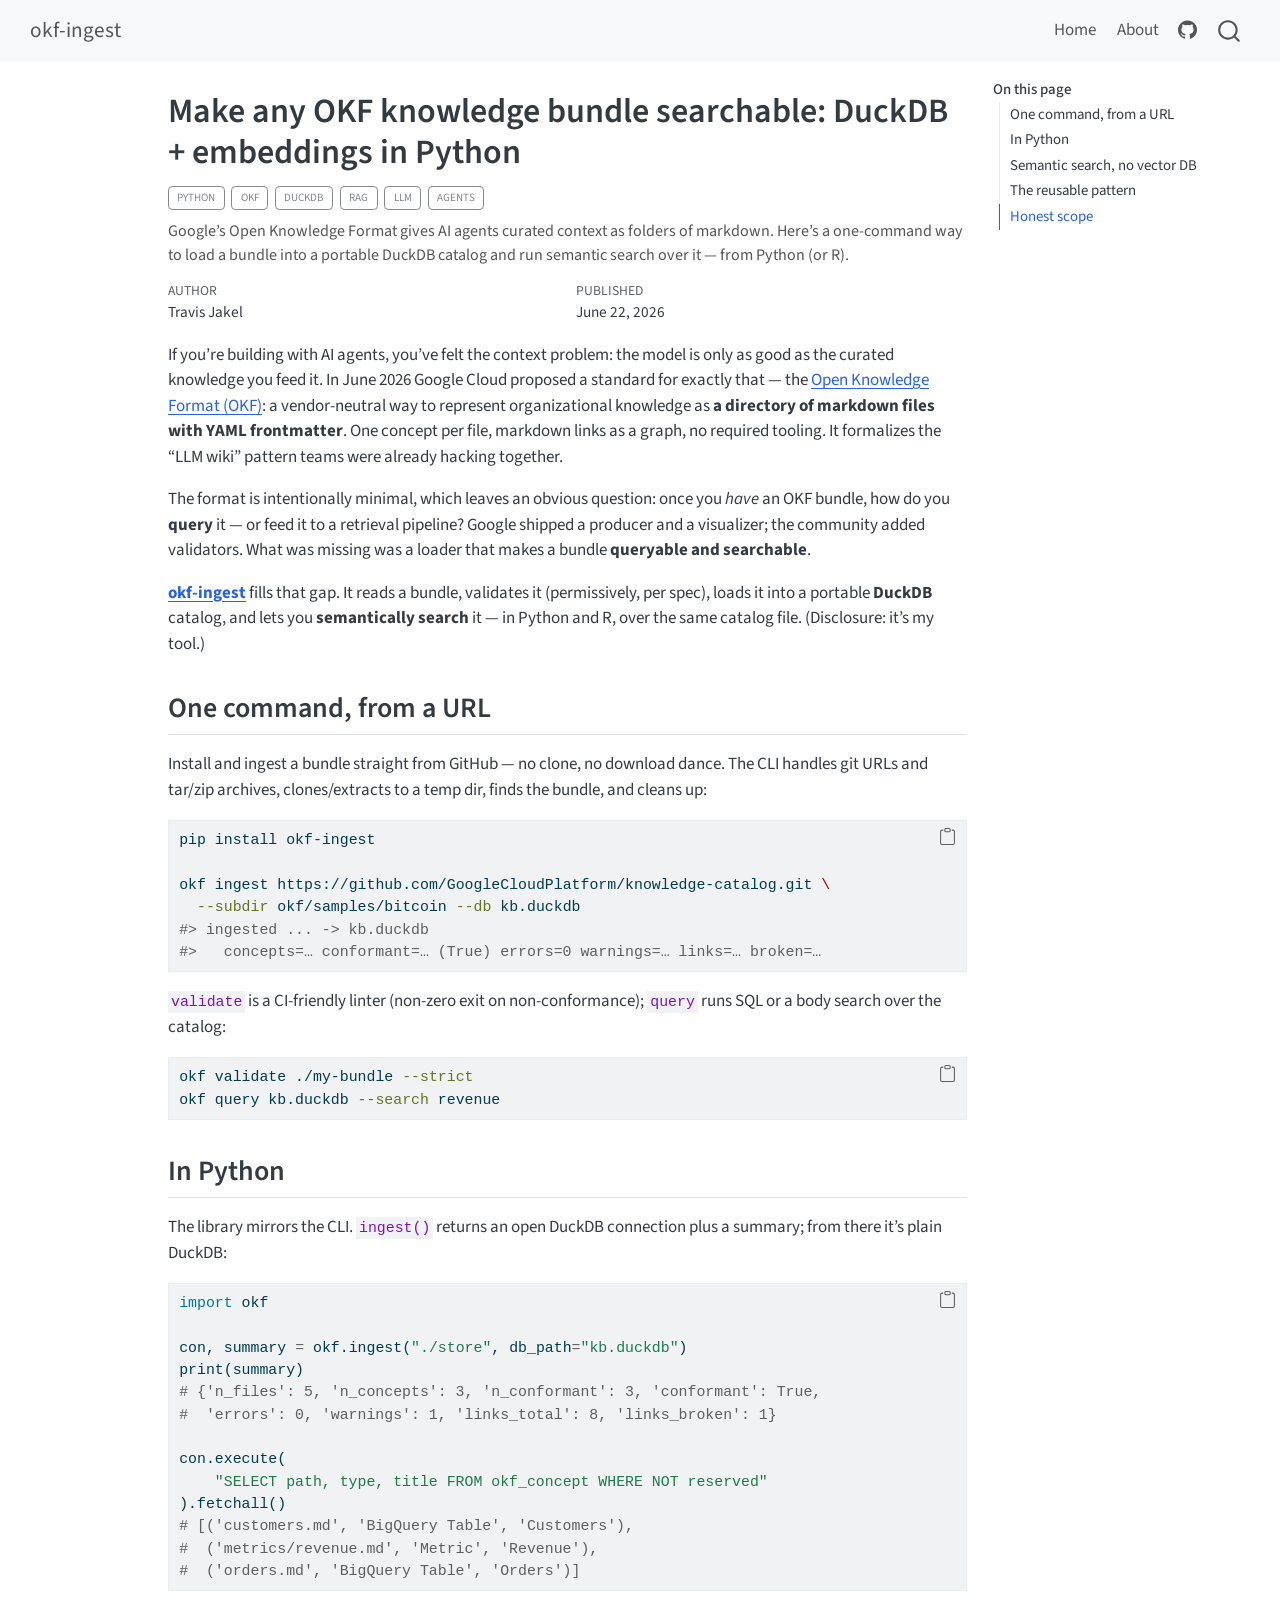
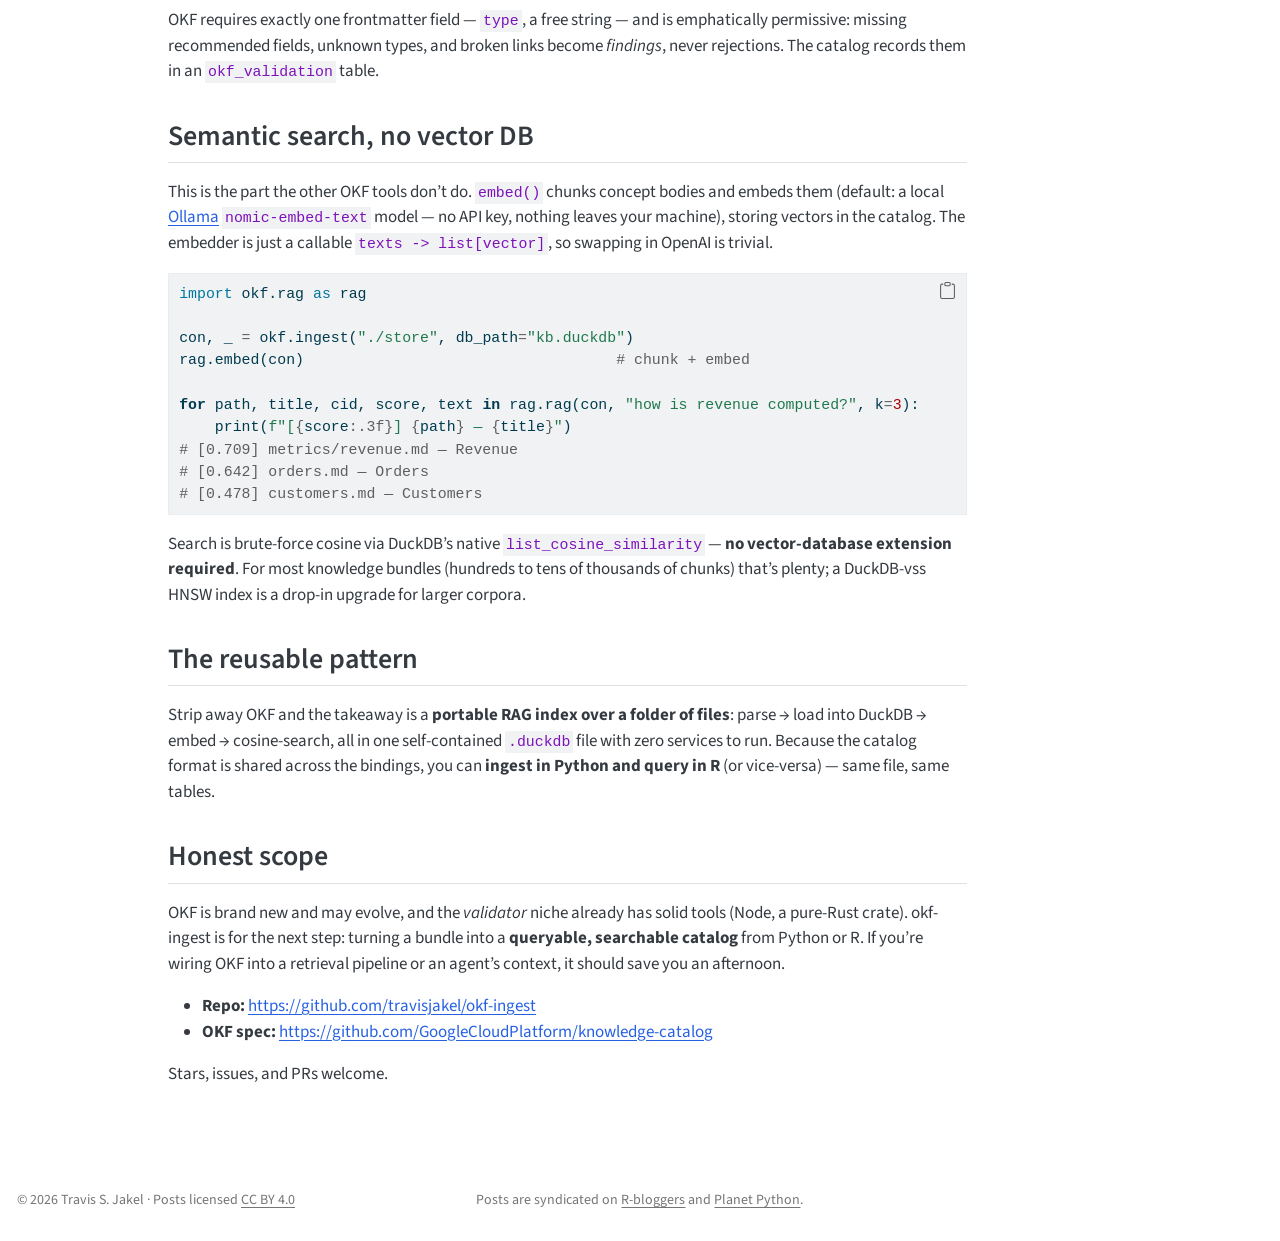
<file: posts/okf-python-rag/index.html>
<!DOCTYPE html>
<html xmlns="http://www.w3.org/1999/xhtml" lang="en" xml:lang="en"><head>

<meta charset="utf-8">
<meta name="generator" content="quarto-1.10.19">

<meta name="viewport" content="width=device-width, initial-scale=1.0, user-scalable=yes">

<meta name="author" content="Travis Jakel">
<meta name="dcterms.date" content="2026-06-22">
<meta name="description" content="Google’s Open Knowledge Format gives AI agents curated context as folders of markdown. Here’s a one-command way to load a bundle into a portable DuckDB catalog and run semantic search over it — from Python (or R).">

<title>Make any OKF knowledge bundle searchable: DuckDB + embeddings in Python – okf-ingest</title>
<style>
/* Default styles provided by pandoc.
** See https://pandoc.org/MANUAL.html#variables-for-html for config info.
*/
span.smallcaps{font-variant: small-caps;}
div.columns{display: flex; gap: 1.5em;}
div.column{flex: auto;}
@media screen {
div.columns{gap: min(4vw, 1.5em);}
div.column{overflow-x: auto;}
}
div.hanging-indent{margin-left: 1.5em; text-indent: -1.5em;}
ul.task-list{list-style: none;}
ul.task-list li input[type="checkbox"] {
  width: 0.8em;
  margin: 0 0.8em 0.2em -1em; /* quarto-specific, see https://github.com/quarto-dev/quarto-cli/issues/4556 */ 
  vertical-align: middle;
}
/* CSS for syntax highlighting */
html { -webkit-text-size-adjust: 100%; }
pre > code.sourceCode { white-space: pre; position: relative; }
pre > code.sourceCode > span { display: inline-block; line-height: 1.25; }
pre > code.sourceCode > span:empty { height: 1.2em; }
.sourceCode { overflow: visible; }
code.sourceCode > span { color: inherit; text-decoration: inherit; }
div.sourceCode { margin: 1em 0; }
pre.sourceCode { margin: 0; }
@media screen {
div.sourceCode { overflow: auto; }
}
@media print {
pre > code.sourceCode { white-space: pre-wrap; }
pre > code.sourceCode > span { text-indent: -5em; padding-left: 5em; }
}
pre.numberSource code
  { counter-reset: source-line 0; }
pre.numberSource code > span
  { position: relative; left: -4em; counter-increment: source-line; }
pre.numberSource code > span > a:first-child::before
  { content: counter(source-line);
    position: relative; left: -1em; text-align: right; vertical-align: baseline;
    border: none; display: inline-block;
    -webkit-touch-callout: none; -webkit-user-select: none;
    -khtml-user-select: none; -moz-user-select: none;
    -ms-user-select: none; user-select: none;
    padding: 0 4px; width: 4em;
  }
pre.numberSource { margin-left: 3em;  padding-left: 4px; }
div.sourceCode
  {   }
@media screen {
pre > code.sourceCode > span > a:first-child::before { text-decoration: underline; }
}
</style>


<script src="../../site_libs/quarto-nav/quarto-nav.js"></script>
<script src="../../site_libs/quarto-nav/headroom.min.js"></script>
<script src="../../site_libs/clipboard/clipboard.min.js"></script>
<script src="../../site_libs/quarto-search/autocomplete.umd.js"></script>
<script src="../../site_libs/quarto-search/fuse.min.js"></script>
<script src="../../site_libs/quarto-search/quarto-search.js"></script>
<meta name="quarto:offset" content="../../">
<script src="../../site_libs/quarto-html/quarto.js" type="module"></script>
<script src="../../site_libs/quarto-html/tabsets/tabsets.js" type="module"></script>
<script src="../../site_libs/quarto-html/popper.min.js"></script>
<script src="../../site_libs/quarto-html/tippy.umd.min.js"></script>
<script src="../../site_libs/quarto-html/anchor.min.js"></script>
<link href="../../site_libs/quarto-html/tippy.css" rel="stylesheet">
<link href="../../site_libs/quarto-html/quarto-syntax-highlighting-bf27225e3a48a9273f3daa8f8e829971.css" rel="stylesheet" id="quarto-text-highlighting-styles">
<script src="../../site_libs/bootstrap/bootstrap.min.js"></script>
<link href="../../site_libs/bootstrap/bootstrap-icons.css" rel="stylesheet">
<link href="../../site_libs/bootstrap/bootstrap-4d06fa947daf8225b3e533bfbee2a99c.min.css" rel="stylesheet" append-hash="true" id="quarto-bootstrap" data-mode="light">
<script id="quarto-search-options" type="application/json">{
  "location": "navbar",
  "copy-button": false,
  "collapse-after": 3,
  "panel-placement": "end",
  "type": "overlay",
  "limit": 50,
  "keyboard-shortcut": [
    "f",
    "/",
    "s"
  ],
  "show-item-context": false,
  "language": {
    "search-no-results-text": "No results",
    "search-matching-documents-text": "matching documents",
    "search-copy-link-title": "Copy link to search",
    "search-hide-matches-text": "Hide additional matches",
    "search-more-match-text": "more match in this document",
    "search-more-matches-text": "more matches in this document",
    "search-clear-button-title": "Clear",
    "search-text-placeholder": "",
    "search-detached-cancel-button-title": "Cancel",
    "search-submit-button-title": "Submit",
    "search-label": "Search"
  }
}</script>


<link rel="stylesheet" href="../../styles.css">
</head>

<body class="nav-fixed quarto-light">

<div id="quarto-search-results"></div>
  <header id="quarto-header" class="headroom fixed-top">
    <nav class="navbar navbar-expand-lg " data-bs-theme="dark">
      <div class="navbar-container container-fluid">
      <div class="navbar-brand-container mx-auto">
    <a class="navbar-brand" href="../../index.html">
    <span class="navbar-title">okf-ingest</span>
    </a>
  </div>
            <div id="quarto-search" class="" title="Search"></div>
          <button class="navbar-toggler" type="button" data-bs-toggle="collapse" data-bs-target="#navbarCollapse" aria-controls="navbarCollapse" role="menu" aria-expanded="false" aria-label="Toggle navigation" onclick="if (window.quartoToggleHeadroom) { window.quartoToggleHeadroom(); }">
  <span class="navbar-toggler-icon"></span>
</button>
          <div class="collapse navbar-collapse" id="navbarCollapse">
            <ul class="navbar-nav navbar-nav-scroll ms-auto">
  <li class="nav-item">
    <a class="nav-link" href="../../index.html"> 
<span class="menu-text">Home</span></a>
  </li>  
  <li class="nav-item">
    <a class="nav-link" href="../../about.html"> 
<span class="menu-text">About</span></a>
  </li>  
  <li class="nav-item compact">
    <a class="nav-link" href="https://github.com/travisjakel/okf-ingest"> <i class="bi bi-github" role="img">
</i> 
<span class="menu-text"></span></a>
  </li>  
</ul>
          </div> <!-- /navcollapse -->
            <div class="quarto-navbar-tools">
</div>
      </div> <!-- /container-fluid -->
    </nav>
</header>
<!-- content -->
<div id="quarto-content" class="quarto-container page-columns page-rows-contents page-layout-article page-navbar">
<!-- sidebar -->
<!-- margin-sidebar -->
    <div id="quarto-margin-sidebar" class="sidebar margin-sidebar">
        <nav id="TOC" role="doc-toc" class="toc-active">
    <h2 id="toc-title">On this page</h2>
   
  <ul>
  <li><a href="#one-command-from-a-url" id="toc-one-command-from-a-url" class="nav-link active" data-scroll-target="#one-command-from-a-url">One command, from a URL</a></li>
  <li><a href="#in-python" id="toc-in-python" class="nav-link" data-scroll-target="#in-python">In Python</a></li>
  <li><a href="#semantic-search-no-vector-db" id="toc-semantic-search-no-vector-db" class="nav-link" data-scroll-target="#semantic-search-no-vector-db">Semantic search, no vector DB</a></li>
  <li><a href="#the-reusable-pattern" id="toc-the-reusable-pattern" class="nav-link" data-scroll-target="#the-reusable-pattern">The reusable pattern</a></li>
  <li><a href="#honest-scope" id="toc-honest-scope" class="nav-link" data-scroll-target="#honest-scope">Honest scope</a></li>
  </ul>
</nav>
    </div>
<!-- main -->
<main class="content" id="quarto-document-content">

<header id="title-block-header" class="quarto-title-block default">
<div class="quarto-title">
<h1 class="title">Make any OKF knowledge bundle searchable: DuckDB + embeddings in Python</h1>
  <div class="quarto-categories">
    <div class="quarto-category">Python</div>
    <div class="quarto-category">OKF</div>
    <div class="quarto-category">DuckDB</div>
    <div class="quarto-category">RAG</div>
    <div class="quarto-category">LLM</div>
    <div class="quarto-category">agents</div>
  </div>
  </div>

<div>
  <div class="description">
    <p>Google’s Open Knowledge Format gives AI agents curated context as folders of markdown. Here’s a one-command way to load a bundle into a portable DuckDB catalog and run semantic search over it — from Python (or R).</p>
  </div>
</div>


<div class="quarto-title-meta">

    <div>
    <div class="quarto-title-meta-heading">Author</div>
    <div class="quarto-title-meta-contents">
             <p>Travis Jakel </p>
          </div>
  </div>
    
    <div>
    <div class="quarto-title-meta-heading">Published</div>
    <div class="quarto-title-meta-contents">
      <p class="date">June 22, 2026</p>
    </div>
  </div>
  
    
  </div>
  


</header>


<p>If you’re building with AI agents, you’ve felt the context problem: the model is only as good as the curated knowledge you feed it. In June 2026 Google Cloud proposed a standard for exactly that — the <a href="https://github.com/GoogleCloudPlatform/knowledge-catalog">Open Knowledge Format (OKF)</a>: a vendor-neutral way to represent organizational knowledge as <strong>a directory of markdown files with YAML frontmatter</strong>. One concept per file, markdown links as a graph, no required tooling. It formalizes the “LLM wiki” pattern teams were already hacking together.</p>
<p>The format is intentionally minimal, which leaves an obvious question: once you <em>have</em> an OKF bundle, how do you <strong>query</strong> it — or feed it to a retrieval pipeline? Google shipped a producer and a visualizer; the community added validators. What was missing was a loader that makes a bundle <strong>queryable and searchable</strong>.</p>
<p><a href="https://github.com/travisjakel/okf-ingest"><strong>okf-ingest</strong></a> fills that gap. It reads a bundle, validates it (permissively, per spec), loads it into a portable <strong>DuckDB</strong> catalog, and lets you <strong>semantically search</strong> it — in Python and R, over the same catalog file. (Disclosure: it’s my tool.)</p>
<section id="one-command-from-a-url" class="level2">
<h2 class="anchored" data-anchor-id="one-command-from-a-url">One command, from a URL</h2>
<p>Install and ingest a bundle straight from GitHub — no clone, no download dance. The CLI handles git URLs and tar/zip archives, clones/extracts to a temp dir, finds the bundle, and cleans up:</p>
<div class="code-copy-outer-scaffold"><div class="sourceCode" id="cb1"><pre class="sourceCode bash code-with-copy"><code class="sourceCode bash"><span id="cb1-1"><a href="#cb1-1" aria-hidden="true" tabindex="-1"></a><span class="ex">pip</span> install okf-ingest</span>
<span id="cb1-2"><a href="#cb1-2" aria-hidden="true" tabindex="-1"></a></span>
<span id="cb1-3"><a href="#cb1-3" aria-hidden="true" tabindex="-1"></a><span class="ex">okf</span> ingest https://github.com/GoogleCloudPlatform/knowledge-catalog.git <span class="dt">\</span></span>
<span id="cb1-4"><a href="#cb1-4" aria-hidden="true" tabindex="-1"></a>  <span class="at">--subdir</span> okf/samples/bitcoin <span class="at">--db</span> kb.duckdb</span>
<span id="cb1-5"><a href="#cb1-5" aria-hidden="true" tabindex="-1"></a><span class="co">#&gt; ingested ... -&gt; kb.duckdb</span></span>
<span id="cb1-6"><a href="#cb1-6" aria-hidden="true" tabindex="-1"></a><span class="co">#&gt;   concepts=… conformant=… (True) errors=0 warnings=… links=… broken=…</span></span></code></pre></div><button title="Copy to Clipboard" class="code-copy-button"><i class="bi"></i></button></div>
<p><code>validate</code> is a CI-friendly linter (non-zero exit on non-conformance); <code>query</code> runs SQL or a body search over the catalog:</p>
<div class="code-copy-outer-scaffold"><div class="sourceCode" id="cb2"><pre class="sourceCode bash code-with-copy"><code class="sourceCode bash"><span id="cb2-1"><a href="#cb2-1" aria-hidden="true" tabindex="-1"></a><span class="ex">okf</span> validate ./my-bundle <span class="at">--strict</span></span>
<span id="cb2-2"><a href="#cb2-2" aria-hidden="true" tabindex="-1"></a><span class="ex">okf</span> query kb.duckdb <span class="at">--search</span> revenue</span></code></pre></div><button title="Copy to Clipboard" class="code-copy-button"><i class="bi"></i></button></div>
</section>
<section id="in-python" class="level2">
<h2 class="anchored" data-anchor-id="in-python">In Python</h2>
<p>The library mirrors the CLI. <code>ingest()</code> returns an open DuckDB connection plus a summary; from there it’s plain DuckDB:</p>
<div class="code-copy-outer-scaffold"><div class="sourceCode" id="cb3"><pre class="sourceCode python code-with-copy"><code class="sourceCode python"><span id="cb3-1"><a href="#cb3-1" aria-hidden="true" tabindex="-1"></a><span class="im">import</span> okf</span>
<span id="cb3-2"><a href="#cb3-2" aria-hidden="true" tabindex="-1"></a></span>
<span id="cb3-3"><a href="#cb3-3" aria-hidden="true" tabindex="-1"></a>con, summary <span class="op">=</span> okf.ingest(<span class="st">"./store"</span>, db_path<span class="op">=</span><span class="st">"kb.duckdb"</span>)</span>
<span id="cb3-4"><a href="#cb3-4" aria-hidden="true" tabindex="-1"></a><span class="bu">print</span>(summary)</span>
<span id="cb3-5"><a href="#cb3-5" aria-hidden="true" tabindex="-1"></a><span class="co"># {'n_files': 5, 'n_concepts': 3, 'n_conformant': 3, 'conformant': True,</span></span>
<span id="cb3-6"><a href="#cb3-6" aria-hidden="true" tabindex="-1"></a><span class="co">#  'errors': 0, 'warnings': 1, 'links_total': 8, 'links_broken': 1}</span></span>
<span id="cb3-7"><a href="#cb3-7" aria-hidden="true" tabindex="-1"></a></span>
<span id="cb3-8"><a href="#cb3-8" aria-hidden="true" tabindex="-1"></a>con.execute(</span>
<span id="cb3-9"><a href="#cb3-9" aria-hidden="true" tabindex="-1"></a>    <span class="st">"SELECT path, type, title FROM okf_concept WHERE NOT reserved"</span></span>
<span id="cb3-10"><a href="#cb3-10" aria-hidden="true" tabindex="-1"></a>).fetchall()</span>
<span id="cb3-11"><a href="#cb3-11" aria-hidden="true" tabindex="-1"></a><span class="co"># [('customers.md', 'BigQuery Table', 'Customers'),</span></span>
<span id="cb3-12"><a href="#cb3-12" aria-hidden="true" tabindex="-1"></a><span class="co">#  ('metrics/revenue.md', 'Metric', 'Revenue'),</span></span>
<span id="cb3-13"><a href="#cb3-13" aria-hidden="true" tabindex="-1"></a><span class="co">#  ('orders.md', 'BigQuery Table', 'Orders')]</span></span></code></pre></div><button title="Copy to Clipboard" class="code-copy-button"><i class="bi"></i></button></div>
<p>OKF requires exactly one frontmatter field — <code>type</code>, a free string — and is emphatically permissive: missing recommended fields, unknown types, and broken links become <em>findings</em>, never rejections. The catalog records them in an <code>okf_validation</code> table.</p>
</section>
<section id="semantic-search-no-vector-db" class="level2">
<h2 class="anchored" data-anchor-id="semantic-search-no-vector-db">Semantic search, no vector DB</h2>
<p>This is the part the other OKF tools don’t do. <code>embed()</code> chunks concept bodies and embeds them (default: a local <a href="https://ollama.com">Ollama</a> <code>nomic-embed-text</code> model — no API key, nothing leaves your machine), storing vectors in the catalog. The embedder is just a callable <code>texts -&gt; list[vector]</code>, so swapping in OpenAI is trivial.</p>
<div class="code-copy-outer-scaffold"><div class="sourceCode" id="cb4"><pre class="sourceCode python code-with-copy"><code class="sourceCode python"><span id="cb4-1"><a href="#cb4-1" aria-hidden="true" tabindex="-1"></a><span class="im">import</span> okf.rag <span class="im">as</span> rag</span>
<span id="cb4-2"><a href="#cb4-2" aria-hidden="true" tabindex="-1"></a></span>
<span id="cb4-3"><a href="#cb4-3" aria-hidden="true" tabindex="-1"></a>con, _ <span class="op">=</span> okf.ingest(<span class="st">"./store"</span>, db_path<span class="op">=</span><span class="st">"kb.duckdb"</span>)</span>
<span id="cb4-4"><a href="#cb4-4" aria-hidden="true" tabindex="-1"></a>rag.embed(con)                                   <span class="co"># chunk + embed</span></span>
<span id="cb4-5"><a href="#cb4-5" aria-hidden="true" tabindex="-1"></a></span>
<span id="cb4-6"><a href="#cb4-6" aria-hidden="true" tabindex="-1"></a><span class="cf">for</span> path, title, cid, score, text <span class="kw">in</span> rag.rag(con, <span class="st">"how is revenue computed?"</span>, k<span class="op">=</span><span class="dv">3</span>):</span>
<span id="cb4-7"><a href="#cb4-7" aria-hidden="true" tabindex="-1"></a>    <span class="bu">print</span>(<span class="ss">f"[</span><span class="sc">{</span>score<span class="sc">:.3f}</span><span class="ss">] </span><span class="sc">{</span>path<span class="sc">}</span><span class="ss"> — </span><span class="sc">{</span>title<span class="sc">}</span><span class="ss">"</span>)</span>
<span id="cb4-8"><a href="#cb4-8" aria-hidden="true" tabindex="-1"></a><span class="co"># [0.709] metrics/revenue.md — Revenue</span></span>
<span id="cb4-9"><a href="#cb4-9" aria-hidden="true" tabindex="-1"></a><span class="co"># [0.642] orders.md — Orders</span></span>
<span id="cb4-10"><a href="#cb4-10" aria-hidden="true" tabindex="-1"></a><span class="co"># [0.478] customers.md — Customers</span></span></code></pre></div><button title="Copy to Clipboard" class="code-copy-button"><i class="bi"></i></button></div>
<p>Search is brute-force cosine via DuckDB’s native <code>list_cosine_similarity</code> — <strong>no vector-database extension required</strong>. For most knowledge bundles (hundreds to tens of thousands of chunks) that’s plenty; a DuckDB-vss HNSW index is a drop-in upgrade for larger corpora.</p>
</section>
<section id="the-reusable-pattern" class="level2">
<h2 class="anchored" data-anchor-id="the-reusable-pattern">The reusable pattern</h2>
<p>Strip away OKF and the takeaway is a <strong>portable RAG index over a folder of files</strong>: parse → load into DuckDB → embed → cosine-search, all in one self-contained <code>.duckdb</code> file with zero services to run. Because the catalog format is shared across the bindings, you can <strong>ingest in Python and query in R</strong> (or vice-versa) — same file, same tables.</p>
</section>
<section id="honest-scope" class="level2">
<h2 class="anchored" data-anchor-id="honest-scope">Honest scope</h2>
<p>OKF is brand new and may evolve, and the <em>validator</em> niche already has solid tools (Node, a pure-Rust crate). okf-ingest is for the next step: turning a bundle into a <strong>queryable, searchable catalog</strong> from Python or R. If you’re wiring OKF into a retrieval pipeline or an agent’s context, it should save you an afternoon.</p>
<ul>
<li><strong>Repo:</strong> <a href="https://github.com/travisjakel/okf-ingest" class="uri">https://github.com/travisjakel/okf-ingest</a></li>
<li><strong>OKF spec:</strong> <a href="https://github.com/GoogleCloudPlatform/knowledge-catalog" class="uri">https://github.com/GoogleCloudPlatform/knowledge-catalog</a></li>
</ul>
<p>Stars, issues, and PRs welcome.</p>


</section>

</main> <!-- /main -->
<script id="quarto-html-after-body" type="application/javascript">
  window.document.addEventListener("DOMContentLoaded", function (event) {
    const icon = "";
    const anchorJS = new window.AnchorJS();
    anchorJS.options = {
      placement: 'right',
      icon: icon
    };
    anchorJS.add('.anchored');
    const isCodeAnnotation = (el) => {
      for (const clz of el.classList) {
        if (clz.startsWith('code-annotation-')) {                     
          return true;
        }
      }
      return false;
    }
    const onCopySuccess = function(e) {
      // button target
      const button = e.trigger;
      // don't keep focus
      button.blur();
      // flash "checked"
      button.classList.add('code-copy-button-checked');
      var currentTitle = button.getAttribute("title");
      button.setAttribute("title", "Copied!");
      let tooltip;
      if (window.bootstrap) {
        button.setAttribute("data-bs-toggle", "tooltip");
        button.setAttribute("data-bs-placement", "left");
        button.setAttribute("data-bs-title", "Copied!");
        tooltip = new bootstrap.Tooltip(button, 
          { trigger: "manual", 
            customClass: "code-copy-button-tooltip",
            offset: [0, -8]});
        tooltip.show();    
      }
      setTimeout(function() {
        if (tooltip) {
          tooltip.hide();
          button.removeAttribute("data-bs-title");
          button.removeAttribute("data-bs-toggle");
          button.removeAttribute("data-bs-placement");
        }
        button.setAttribute("title", currentTitle);
        button.classList.remove('code-copy-button-checked');
      }, 1000);
      // clear code selection
      e.clearSelection();
    }
    const getTextToCopy = function(trigger) {
      const outerScaffold = trigger.parentElement.cloneNode(true);
      const codeEl = outerScaffold.querySelector('code');
      for (const childEl of codeEl.children) {
        if (isCodeAnnotation(childEl)) {
          childEl.remove();
        }
      }
      return codeEl.innerText;
    }
    const clipboard = new window.ClipboardJS('.code-copy-button:not([data-in-quarto-modal])', {
      text: getTextToCopy
    });
    clipboard.on('success', onCopySuccess);
    if (window.document.getElementById('quarto-embedded-source-code-modal')) {
      const clipboardModal = new window.ClipboardJS('.code-copy-button[data-in-quarto-modal]', {
        text: getTextToCopy,
        container: window.document.getElementById('quarto-embedded-source-code-modal')
      });
      clipboardModal.on('success', onCopySuccess);
    }
      var localhostRegex = new RegExp(/^(?:http|https):\/\/localhost\:?[0-9]*\//);
      var mailtoRegex = new RegExp(/^mailto:/);
        var filterRegex = new RegExp("https:\/\/travisjakel\.github\.io\/okf-blog");
      var isInternal = (href) => {
          return filterRegex.test(href) || localhostRegex.test(href) || mailtoRegex.test(href);
      }
      // Inspect non-navigation links and adorn them if external
     var links = window.document.querySelectorAll('a[href]:not(.nav-link):not(.navbar-brand):not(.toc-action):not(.sidebar-link):not(.sidebar-item-toggle):not(.pagination-link):not(.no-external):not([aria-hidden]):not(.dropdown-item):not(.quarto-navigation-tool):not(.about-link)');
      for (var i=0; i<links.length; i++) {
        const link = links[i];
        if (!isInternal(link.href)) {
          // undo the damage that might have been done by quarto-nav.js in the case of
          // links that we want to consider external
          if (link.dataset.originalHref !== undefined) {
            link.href = link.dataset.originalHref;
          }
        }
      }
    function tippyHover(el, contentFn, onTriggerFn, onUntriggerFn) {
      const config = {
        allowHTML: true,
        maxWidth: 500,
        delay: 100,
        arrow: false,
        appendTo: function(el) {
            return el.parentElement;
        },
        interactive: true,
        interactiveBorder: 10,
        theme: 'quarto',
        placement: 'bottom-start',
      };
      if (contentFn) {
        config.content = contentFn;
      }
      if (onTriggerFn) {
        config.onTrigger = onTriggerFn;
      }
      if (onUntriggerFn) {
        config.onUntrigger = onUntriggerFn;
      }
      window.tippy(el, config); 
    }
    const noterefs = window.document.querySelectorAll('a[role="doc-noteref"]');
    for (var i=0; i<noterefs.length; i++) {
      const ref = noterefs[i];
      tippyHover(ref, function() {
        // use id or data attribute instead here
        let href = ref.getAttribute('data-footnote-href') || ref.getAttribute('href');
        try { href = new URL(href).hash; } catch {}
        const id = href.replace(/^#\/?/, "");
        const note = window.document.getElementById(id);
        if (note) {
          return note.innerHTML;
        } else {
          return "";
        }
      });
    }
    const xrefs = window.document.querySelectorAll('a.quarto-xref');
    const processXRef = (id, note) => {
      // Strip column container classes
      const stripColumnClz = (el) => {
        el.classList.remove("page-full", "page-columns");
        if (el.children) {
          for (const child of el.children) {
            stripColumnClz(child);
          }
        }
      }
      stripColumnClz(note)
      if (id === null || id.startsWith('sec-')) {
        // Special case sections, only their first couple elements
        const container = document.createElement("div");
        if (note.children && note.children.length > 2) {
          container.appendChild(note.children[0].cloneNode(true));
          for (let i = 1; i < note.children.length; i++) {
            const child = note.children[i];
            if (child.tagName === "P" && child.innerText === "") {
              continue;
            } else {
              container.appendChild(child.cloneNode(true));
              break;
            }
          }
          if (window.Quarto?.typesetMath) {
            window.Quarto.typesetMath(container);
          }
          return container.innerHTML
        } else {
          if (window.Quarto?.typesetMath) {
            window.Quarto.typesetMath(note);
          }
          return note.innerHTML;
        }
      } else {
        // Remove any anchor links if they are present
        const anchorLink = note.querySelector('a.anchorjs-link');
        if (anchorLink) {
          anchorLink.remove();
        }
        if (window.Quarto?.typesetMath) {
          window.Quarto.typesetMath(note);
        }
        if (note.classList.contains("callout")) {
          return note.outerHTML;
        } else {
          return note.innerHTML;
        }
      }
    }
    for (var i=0; i<xrefs.length; i++) {
      const xref = xrefs[i];
      tippyHover(xref, undefined, function(instance) {
        instance.disable();
        let url = xref.getAttribute('href');
        let hash = undefined; 
        if (url.startsWith('#')) {
          hash = url;
        } else {
          try { hash = new URL(url).hash; } catch {}
        }
        if (hash) {
          const id = hash.replace(/^#\/?/, "");
          const note = window.document.getElementById(id);
          if (note !== null) {
            try {
              const html = processXRef(id, note.cloneNode(true));
              instance.setContent(html);
            } finally {
              instance.enable();
              instance.show();
            }
          } else {
            // See if we can fetch this
            fetch(url.split('#')[0])
            .then(res => res.text())
            .then(html => {
              const parser = new DOMParser();
              const htmlDoc = parser.parseFromString(html, "text/html");
              const note = htmlDoc.getElementById(id);
              if (note !== null) {
                const html = processXRef(id, note);
                instance.setContent(html);
              } 
            }).finally(() => {
              instance.enable();
              instance.show();
            });
          }
        } else {
          // See if we can fetch a full url (with no hash to target)
          // This is a special case and we should probably do some content thinning / targeting
          fetch(url)
          .then(res => res.text())
          .then(html => {
            const parser = new DOMParser();
            const htmlDoc = parser.parseFromString(html, "text/html");
            const note = htmlDoc.querySelector('main.content');
            if (note !== null) {
              // This should only happen for chapter cross references
              // (since there is no id in the URL)
              // remove the first header
              if (note.children.length > 0 && note.children[0].tagName === "HEADER") {
                note.children[0].remove();
              }
              const html = processXRef(null, note);
              instance.setContent(html);
            } 
          }).finally(() => {
            instance.enable();
            instance.show();
          });
        }
      }, function(instance) {
      });
    }
        let selectedAnnoteEl;
        const selectorForAnnotation = ( cell, annotation) => {
          let cellAttr = 'data-code-cell="' + cell + '"';
          let lineAttr = 'data-code-annotation="' +  annotation + '"';
          const selector = 'span[' + cellAttr + '][' + lineAttr + ']';
          return selector;
        }
        const selectCodeLines = (annoteEl) => {
          const doc = window.document;
          const targetCell = annoteEl.getAttribute("data-target-cell");
          const targetAnnotation = annoteEl.getAttribute("data-target-annotation");
          const annoteSpan = window.document.querySelector(selectorForAnnotation(targetCell, targetAnnotation));
          const lines = annoteSpan.getAttribute("data-code-lines").split(",");
          const lineIds = lines.map((line) => {
            return targetCell + "-" + line;
          })
          let top = null;
          let height = null;
          let parent = null;
          if (lineIds.length > 0) {
              //compute the position of the single el (top and bottom and make a div)
              const el = window.document.getElementById(lineIds[0]);
              top = el.offsetTop;
              height = el.offsetHeight;
              parent = el.parentElement.parentElement;
            if (lineIds.length > 1) {
              const lastEl = window.document.getElementById(lineIds[lineIds.length - 1]);
              const bottom = lastEl.offsetTop + lastEl.offsetHeight;
              height = bottom - top;
            }
            if (top !== null && height !== null && parent !== null) {
              // cook up a div (if necessary) and position it 
              let div = window.document.getElementById("code-annotation-line-highlight");
              if (div === null) {
                div = window.document.createElement("div");
                div.setAttribute("id", "code-annotation-line-highlight");
                div.style.position = 'absolute';
                parent.appendChild(div);
              }
              div.style.top = top - 2 + "px";
              div.style.height = height + 4 + "px";
              div.style.left = 0;
              let gutterDiv = window.document.getElementById("code-annotation-line-highlight-gutter");
              if (gutterDiv === null) {
                gutterDiv = window.document.createElement("div");
                gutterDiv.setAttribute("id", "code-annotation-line-highlight-gutter");
                gutterDiv.style.position = 'absolute';
                const codeCell = window.document.getElementById(targetCell);
                const gutter = codeCell.querySelector('.code-annotation-gutter');
                gutter.appendChild(gutterDiv);
              }
              gutterDiv.style.top = top - 2 + "px";
              gutterDiv.style.height = height + 4 + "px";
            }
            selectedAnnoteEl = annoteEl;
          }
        };
        const unselectCodeLines = () => {
          const elementsIds = ["code-annotation-line-highlight", "code-annotation-line-highlight-gutter"];
          elementsIds.forEach((elId) => {
            const div = window.document.getElementById(elId);
            if (div) {
              div.remove();
            }
          });
          selectedAnnoteEl = undefined;
        };
          // Handle positioning of the toggle
      window.addEventListener(
        "resize",
        throttle(() => {
          elRect = undefined;
          if (selectedAnnoteEl) {
            selectCodeLines(selectedAnnoteEl);
          }
        }, 10)
      );
      function throttle(fn, ms) {
      let throttle = false;
      let timer;
        return (...args) => {
          if(!throttle) { // first call gets through
              fn.apply(this, args);
              throttle = true;
          } else { // all the others get throttled
              if(timer) clearTimeout(timer); // cancel #2
              timer = setTimeout(() => {
                fn.apply(this, args);
                timer = throttle = false;
              }, ms);
          }
        };
      }
        // Attach click handler to the DT
        const annoteDls = window.document.querySelectorAll('dt[data-target-cell]');
        for (const annoteDlNode of annoteDls) {
          annoteDlNode.addEventListener('click', (event) => {
            const clickedEl = event.target;
            if (clickedEl !== selectedAnnoteEl) {
              unselectCodeLines();
              const activeEl = window.document.querySelector('dt[data-target-cell].code-annotation-active');
              if (activeEl) {
                activeEl.classList.remove('code-annotation-active');
              }
              selectCodeLines(clickedEl);
              clickedEl.classList.add('code-annotation-active');
            } else {
              // Unselect the line
              unselectCodeLines();
              clickedEl.classList.remove('code-annotation-active');
            }
          });
        }
    const findCites = (el) => {
      const parentEl = el.parentElement;
      if (parentEl) {
        const cites = parentEl.dataset.cites;
        if (cites) {
          return {
            el,
            cites: cites.split(' ')
          };
        } else {
          return findCites(el.parentElement)
        }
      } else {
        return undefined;
      }
    };
    var bibliorefs = window.document.querySelectorAll('a[role="doc-biblioref"]');
    for (var i=0; i<bibliorefs.length; i++) {
      const ref = bibliorefs[i];
      const citeInfo = findCites(ref);
      if (citeInfo) {
        tippyHover(citeInfo.el, function() {
          var popup = window.document.createElement('div');
          citeInfo.cites.forEach(function(cite) {
            var citeDiv = window.document.createElement('div');
            citeDiv.classList.add('hanging-indent');
            citeDiv.classList.add('csl-entry');
            var biblioDiv = window.document.getElementById('ref-' + cite);
            if (biblioDiv) {
              citeDiv.innerHTML = biblioDiv.innerHTML;
            }
            popup.appendChild(citeDiv);
          });
          return popup.innerHTML;
        });
      }
    }
  });
  </script>
</div> <!-- /content -->
<footer class="footer">
  <div class="nav-footer">
    <div class="nav-footer-left">
<p>© 2026 Travis S. Jakel · Posts licensed <a href="https://creativecommons.org/licenses/by/4.0/">CC BY 4.0</a></p>
</div>   
    <div class="nav-footer-center">
<p>Posts are syndicated on <a href="https://www.r-bloggers.com/">R-bloggers</a> and <a href="https://planetpython.org/">Planet Python</a>.</p>
</div>
    <div class="nav-footer-right">
      &nbsp;
    </div>
  </div>
</footer>




</body></html>
</file>
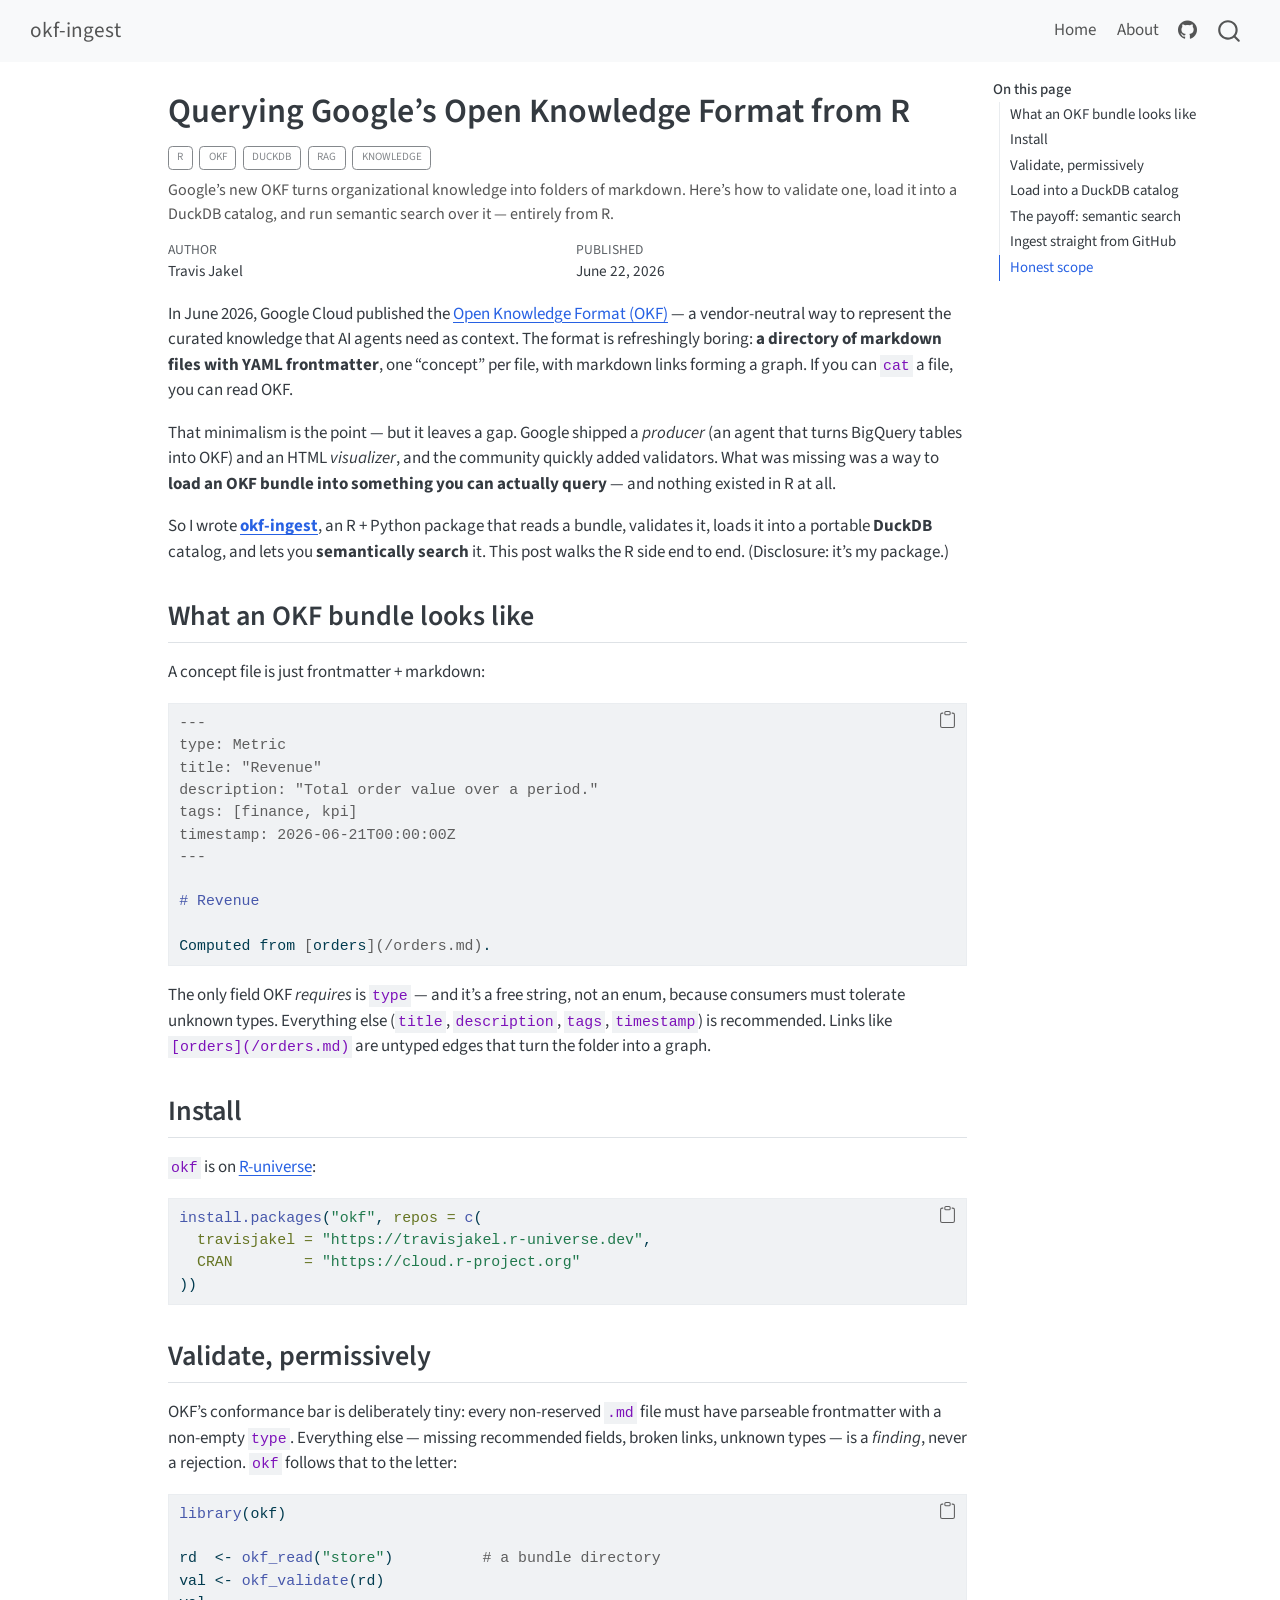
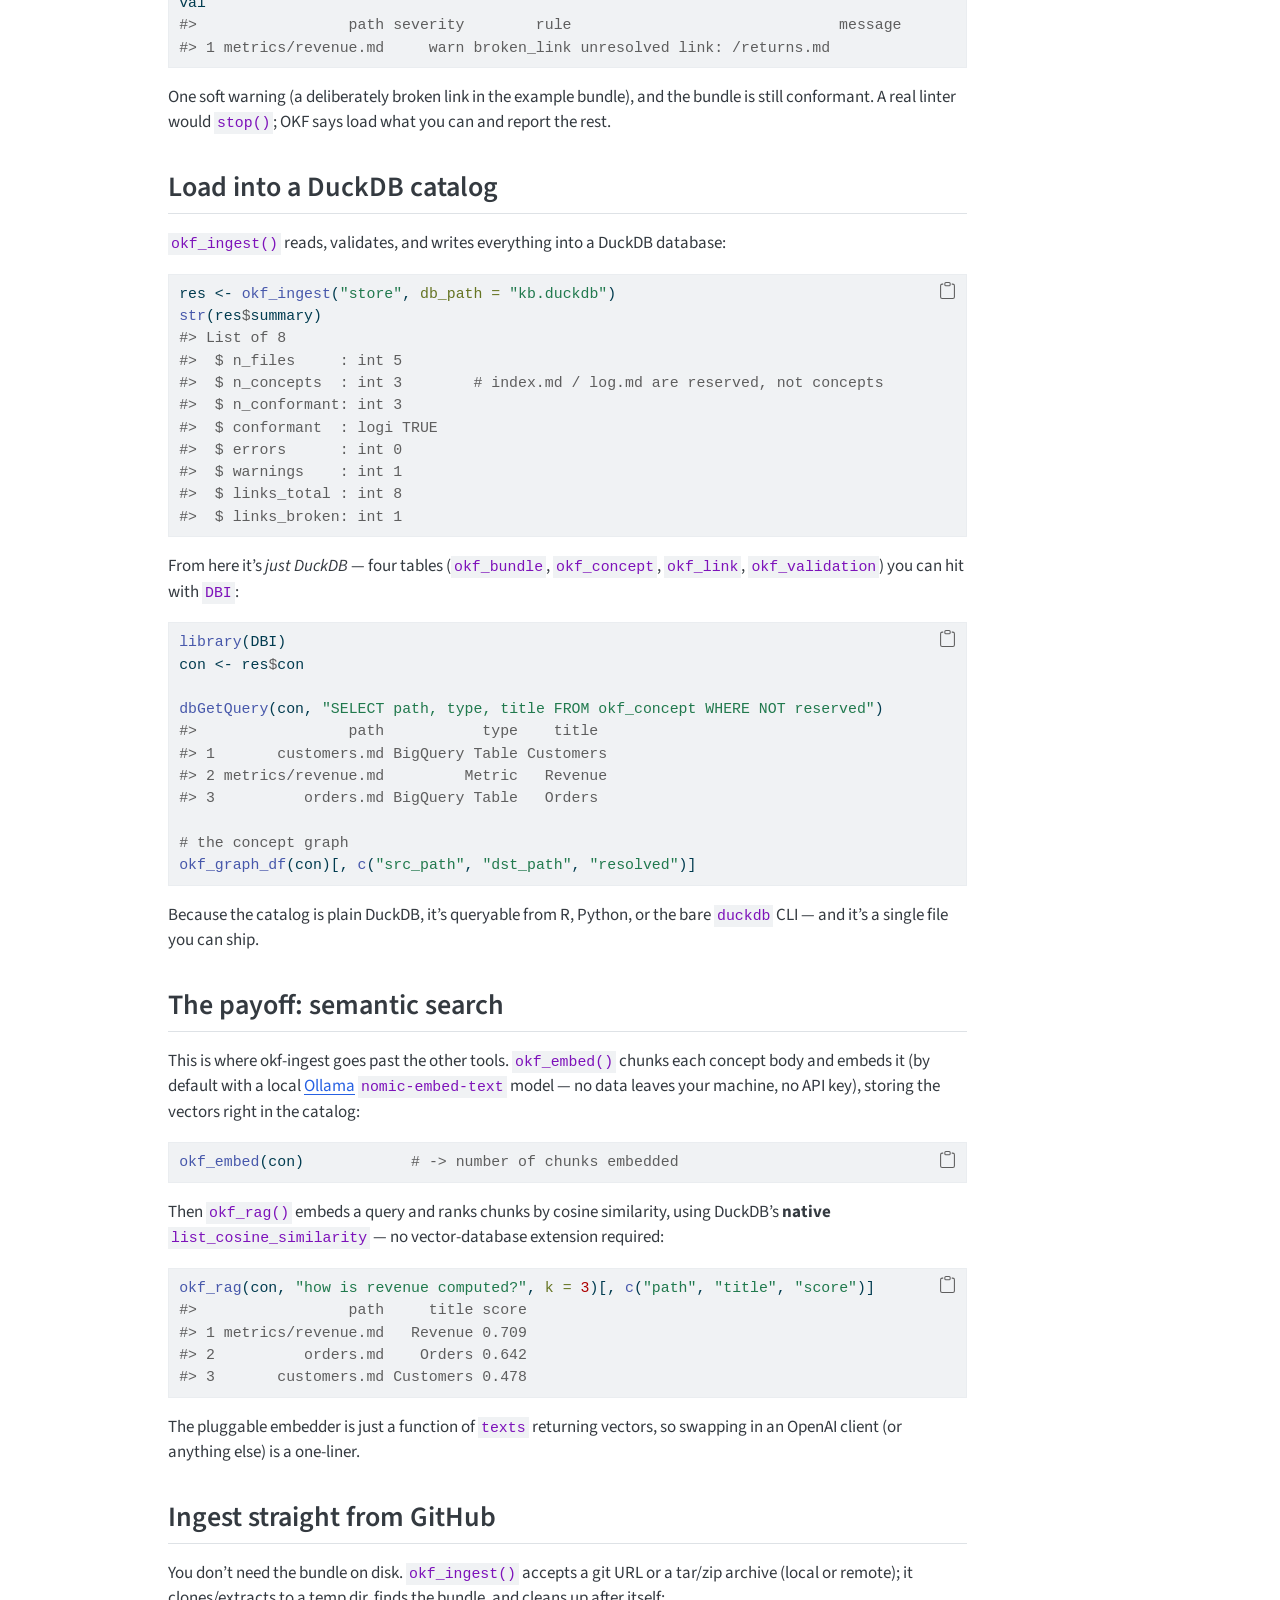
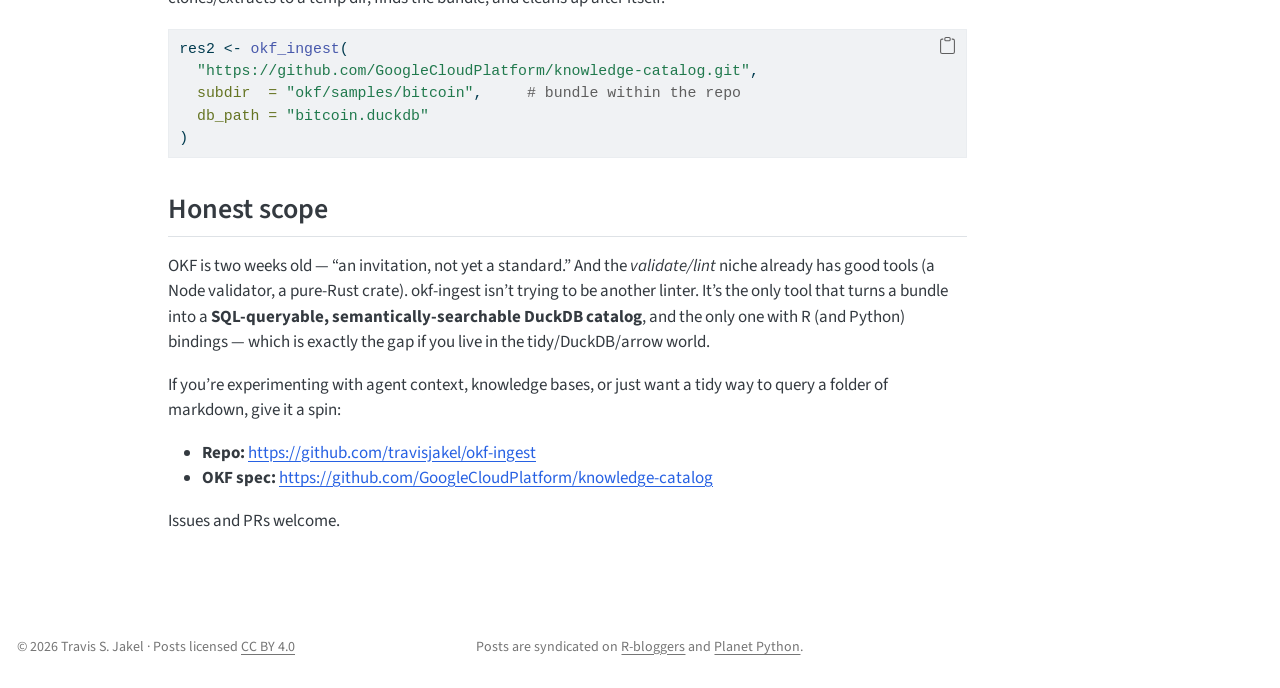
<file: posts/okf-r-duckdb/index.html>
<!DOCTYPE html>
<html xmlns="http://www.w3.org/1999/xhtml" lang="en" xml:lang="en"><head>

<meta charset="utf-8">
<meta name="generator" content="quarto-1.10.19">

<meta name="viewport" content="width=device-width, initial-scale=1.0, user-scalable=yes">

<meta name="author" content="Travis Jakel">
<meta name="dcterms.date" content="2026-06-22">
<meta name="description" content="Google’s new OKF turns organizational knowledge into folders of markdown. Here’s how to validate one, load it into a DuckDB catalog, and run semantic search over it — entirely from R.">

<title>Querying Google’s Open Knowledge Format from R – okf-ingest</title>
<style>
/* Default styles provided by pandoc.
** See https://pandoc.org/MANUAL.html#variables-for-html for config info.
*/
span.smallcaps{font-variant: small-caps;}
div.columns{display: flex; gap: 1.5em;}
div.column{flex: auto;}
@media screen {
div.columns{gap: min(4vw, 1.5em);}
div.column{overflow-x: auto;}
}
div.hanging-indent{margin-left: 1.5em; text-indent: -1.5em;}
ul.task-list{list-style: none;}
ul.task-list li input[type="checkbox"] {
  width: 0.8em;
  margin: 0 0.8em 0.2em -1em; /* quarto-specific, see https://github.com/quarto-dev/quarto-cli/issues/4556 */ 
  vertical-align: middle;
}
/* CSS for syntax highlighting */
html { -webkit-text-size-adjust: 100%; }
pre > code.sourceCode { white-space: pre; position: relative; }
pre > code.sourceCode > span { display: inline-block; line-height: 1.25; }
pre > code.sourceCode > span:empty { height: 1.2em; }
.sourceCode { overflow: visible; }
code.sourceCode > span { color: inherit; text-decoration: inherit; }
div.sourceCode { margin: 1em 0; }
pre.sourceCode { margin: 0; }
@media screen {
div.sourceCode { overflow: auto; }
}
@media print {
pre > code.sourceCode { white-space: pre-wrap; }
pre > code.sourceCode > span { text-indent: -5em; padding-left: 5em; }
}
pre.numberSource code
  { counter-reset: source-line 0; }
pre.numberSource code > span
  { position: relative; left: -4em; counter-increment: source-line; }
pre.numberSource code > span > a:first-child::before
  { content: counter(source-line);
    position: relative; left: -1em; text-align: right; vertical-align: baseline;
    border: none; display: inline-block;
    -webkit-touch-callout: none; -webkit-user-select: none;
    -khtml-user-select: none; -moz-user-select: none;
    -ms-user-select: none; user-select: none;
    padding: 0 4px; width: 4em;
  }
pre.numberSource { margin-left: 3em;  padding-left: 4px; }
div.sourceCode
  {   }
@media screen {
pre > code.sourceCode > span > a:first-child::before { text-decoration: underline; }
}
</style>


<script src="../../site_libs/quarto-nav/quarto-nav.js"></script>
<script src="../../site_libs/quarto-nav/headroom.min.js"></script>
<script src="../../site_libs/clipboard/clipboard.min.js"></script>
<script src="../../site_libs/quarto-search/autocomplete.umd.js"></script>
<script src="../../site_libs/quarto-search/fuse.min.js"></script>
<script src="../../site_libs/quarto-search/quarto-search.js"></script>
<meta name="quarto:offset" content="../../">
<script src="../../site_libs/quarto-html/quarto.js" type="module"></script>
<script src="../../site_libs/quarto-html/tabsets/tabsets.js" type="module"></script>
<script src="../../site_libs/quarto-html/popper.min.js"></script>
<script src="../../site_libs/quarto-html/tippy.umd.min.js"></script>
<script src="../../site_libs/quarto-html/anchor.min.js"></script>
<link href="../../site_libs/quarto-html/tippy.css" rel="stylesheet">
<link href="../../site_libs/quarto-html/quarto-syntax-highlighting-bf27225e3a48a9273f3daa8f8e829971.css" rel="stylesheet" id="quarto-text-highlighting-styles">
<script src="../../site_libs/bootstrap/bootstrap.min.js"></script>
<link href="../../site_libs/bootstrap/bootstrap-icons.css" rel="stylesheet">
<link href="../../site_libs/bootstrap/bootstrap-4d06fa947daf8225b3e533bfbee2a99c.min.css" rel="stylesheet" append-hash="true" id="quarto-bootstrap" data-mode="light">
<script id="quarto-search-options" type="application/json">{
  "location": "navbar",
  "copy-button": false,
  "collapse-after": 3,
  "panel-placement": "end",
  "type": "overlay",
  "limit": 50,
  "keyboard-shortcut": [
    "f",
    "/",
    "s"
  ],
  "show-item-context": false,
  "language": {
    "search-no-results-text": "No results",
    "search-matching-documents-text": "matching documents",
    "search-copy-link-title": "Copy link to search",
    "search-hide-matches-text": "Hide additional matches",
    "search-more-match-text": "more match in this document",
    "search-more-matches-text": "more matches in this document",
    "search-clear-button-title": "Clear",
    "search-text-placeholder": "",
    "search-detached-cancel-button-title": "Cancel",
    "search-submit-button-title": "Submit",
    "search-label": "Search"
  }
}</script>


<link rel="stylesheet" href="../../styles.css">
</head>

<body class="nav-fixed quarto-light">

<div id="quarto-search-results"></div>
  <header id="quarto-header" class="headroom fixed-top">
    <nav class="navbar navbar-expand-lg " data-bs-theme="dark">
      <div class="navbar-container container-fluid">
      <div class="navbar-brand-container mx-auto">
    <a class="navbar-brand" href="../../index.html">
    <span class="navbar-title">okf-ingest</span>
    </a>
  </div>
            <div id="quarto-search" class="" title="Search"></div>
          <button class="navbar-toggler" type="button" data-bs-toggle="collapse" data-bs-target="#navbarCollapse" aria-controls="navbarCollapse" role="menu" aria-expanded="false" aria-label="Toggle navigation" onclick="if (window.quartoToggleHeadroom) { window.quartoToggleHeadroom(); }">
  <span class="navbar-toggler-icon"></span>
</button>
          <div class="collapse navbar-collapse" id="navbarCollapse">
            <ul class="navbar-nav navbar-nav-scroll ms-auto">
  <li class="nav-item">
    <a class="nav-link" href="../../index.html"> 
<span class="menu-text">Home</span></a>
  </li>  
  <li class="nav-item">
    <a class="nav-link" href="../../about.html"> 
<span class="menu-text">About</span></a>
  </li>  
  <li class="nav-item compact">
    <a class="nav-link" href="https://github.com/travisjakel/okf-ingest"> <i class="bi bi-github" role="img">
</i> 
<span class="menu-text"></span></a>
  </li>  
</ul>
          </div> <!-- /navcollapse -->
            <div class="quarto-navbar-tools">
</div>
      </div> <!-- /container-fluid -->
    </nav>
</header>
<!-- content -->
<div id="quarto-content" class="quarto-container page-columns page-rows-contents page-layout-article page-navbar">
<!-- sidebar -->
<!-- margin-sidebar -->
    <div id="quarto-margin-sidebar" class="sidebar margin-sidebar">
        <nav id="TOC" role="doc-toc" class="toc-active">
    <h2 id="toc-title">On this page</h2>
   
  <ul>
  <li><a href="#what-an-okf-bundle-looks-like" id="toc-what-an-okf-bundle-looks-like" class="nav-link active" data-scroll-target="#what-an-okf-bundle-looks-like">What an OKF bundle looks like</a></li>
  <li><a href="#install" id="toc-install" class="nav-link" data-scroll-target="#install">Install</a></li>
  <li><a href="#validate-permissively" id="toc-validate-permissively" class="nav-link" data-scroll-target="#validate-permissively">Validate, permissively</a></li>
  <li><a href="#load-into-a-duckdb-catalog" id="toc-load-into-a-duckdb-catalog" class="nav-link" data-scroll-target="#load-into-a-duckdb-catalog">Load into a DuckDB catalog</a></li>
  <li><a href="#the-payoff-semantic-search" id="toc-the-payoff-semantic-search" class="nav-link" data-scroll-target="#the-payoff-semantic-search">The payoff: semantic search</a></li>
  <li><a href="#ingest-straight-from-github" id="toc-ingest-straight-from-github" class="nav-link" data-scroll-target="#ingest-straight-from-github">Ingest straight from GitHub</a></li>
  <li><a href="#honest-scope" id="toc-honest-scope" class="nav-link" data-scroll-target="#honest-scope">Honest scope</a></li>
  </ul>
</nav>
    </div>
<!-- main -->
<main class="content" id="quarto-document-content">

<header id="title-block-header" class="quarto-title-block default">
<div class="quarto-title">
<h1 class="title">Querying Google’s Open Knowledge Format from R</h1>
  <div class="quarto-categories">
    <div class="quarto-category">R</div>
    <div class="quarto-category">OKF</div>
    <div class="quarto-category">DuckDB</div>
    <div class="quarto-category">RAG</div>
    <div class="quarto-category">knowledge</div>
  </div>
  </div>

<div>
  <div class="description">
    <p>Google’s new OKF turns organizational knowledge into folders of markdown. Here’s how to validate one, load it into a DuckDB catalog, and run semantic search over it — entirely from R.</p>
  </div>
</div>


<div class="quarto-title-meta">

    <div>
    <div class="quarto-title-meta-heading">Author</div>
    <div class="quarto-title-meta-contents">
             <p>Travis Jakel </p>
          </div>
  </div>
    
    <div>
    <div class="quarto-title-meta-heading">Published</div>
    <div class="quarto-title-meta-contents">
      <p class="date">June 22, 2026</p>
    </div>
  </div>
  
    
  </div>
  


</header>


<p>In June 2026, Google Cloud published the <a href="https://github.com/GoogleCloudPlatform/knowledge-catalog">Open Knowledge Format (OKF)</a> — a vendor-neutral way to represent the curated knowledge that AI agents need as context. The format is refreshingly boring: <strong>a directory of markdown files with YAML frontmatter</strong>, one “concept” per file, with markdown links forming a graph. If you can <code>cat</code> a file, you can read OKF.</p>
<p>That minimalism is the point — but it leaves a gap. Google shipped a <em>producer</em> (an agent that turns BigQuery tables into OKF) and an HTML <em>visualizer</em>, and the community quickly added validators. What was missing was a way to <strong>load an OKF bundle into something you can actually query</strong> — and nothing existed in R at all.</p>
<p>So I wrote <a href="https://github.com/travisjakel/okf-ingest"><strong>okf-ingest</strong></a>, an R + Python package that reads a bundle, validates it, loads it into a portable <strong>DuckDB</strong> catalog, and lets you <strong>semantically search</strong> it. This post walks the R side end to end. (Disclosure: it’s my package.)</p>
<section id="what-an-okf-bundle-looks-like" class="level2">
<h2 class="anchored" data-anchor-id="what-an-okf-bundle-looks-like">What an OKF bundle looks like</h2>
<p>A concept file is just frontmatter + markdown:</p>
<div class="code-copy-outer-scaffold"><div class="sourceCode" id="cb1"><pre class="sourceCode markdown code-with-copy"><code class="sourceCode markdown"><span id="cb1-1"><a href="#cb1-1" aria-hidden="true" tabindex="-1"></a><span class="co">---</span></span>
<span id="cb1-2"><a href="#cb1-2" aria-hidden="true" tabindex="-1"></a><span class="an">type:</span><span class="co"> Metric</span></span>
<span id="cb1-3"><a href="#cb1-3" aria-hidden="true" tabindex="-1"></a><span class="an">title:</span><span class="co"> "Revenue"</span></span>
<span id="cb1-4"><a href="#cb1-4" aria-hidden="true" tabindex="-1"></a><span class="an">description:</span><span class="co"> "Total order value over a period."</span></span>
<span id="cb1-5"><a href="#cb1-5" aria-hidden="true" tabindex="-1"></a><span class="an">tags:</span><span class="co"> [finance, kpi]</span></span>
<span id="cb1-6"><a href="#cb1-6" aria-hidden="true" tabindex="-1"></a><span class="an">timestamp:</span><span class="co"> 2026-06-21T00:00:00Z</span></span>
<span id="cb1-7"><a href="#cb1-7" aria-hidden="true" tabindex="-1"></a><span class="co">---</span></span>
<span id="cb1-8"><a href="#cb1-8" aria-hidden="true" tabindex="-1"></a></span>
<span id="cb1-9"><a href="#cb1-9" aria-hidden="true" tabindex="-1"></a><span class="fu"># Revenue</span></span>
<span id="cb1-10"><a href="#cb1-10" aria-hidden="true" tabindex="-1"></a></span>
<span id="cb1-11"><a href="#cb1-11" aria-hidden="true" tabindex="-1"></a>Computed from <span class="co">[</span><span class="ot">orders</span><span class="co">](/orders.md)</span>.</span></code></pre></div><button title="Copy to Clipboard" class="code-copy-button"><i class="bi"></i></button></div>
<p>The only field OKF <em>requires</em> is <code>type</code> — and it’s a free string, not an enum, because consumers must tolerate unknown types. Everything else (<code>title</code>, <code>description</code>, <code>tags</code>, <code>timestamp</code>) is recommended. Links like <code>[orders](/orders.md)</code> are untyped edges that turn the folder into a graph.</p>
</section>
<section id="install" class="level2">
<h2 class="anchored" data-anchor-id="install">Install</h2>
<p><code>okf</code> is on <a href="https://travisjakel.r-universe.dev">R-universe</a>:</p>
<div class="code-copy-outer-scaffold"><div class="sourceCode" id="cb2"><pre class="sourceCode r code-with-copy"><code class="sourceCode r"><span id="cb2-1"><a href="#cb2-1" aria-hidden="true" tabindex="-1"></a><span class="fu">install.packages</span>(<span class="st">"okf"</span>, <span class="at">repos =</span> <span class="fu">c</span>(</span>
<span id="cb2-2"><a href="#cb2-2" aria-hidden="true" tabindex="-1"></a>  <span class="at">travisjakel =</span> <span class="st">"https://travisjakel.r-universe.dev"</span>,</span>
<span id="cb2-3"><a href="#cb2-3" aria-hidden="true" tabindex="-1"></a>  <span class="at">CRAN        =</span> <span class="st">"https://cloud.r-project.org"</span></span>
<span id="cb2-4"><a href="#cb2-4" aria-hidden="true" tabindex="-1"></a>))</span></code></pre></div><button title="Copy to Clipboard" class="code-copy-button"><i class="bi"></i></button></div>
</section>
<section id="validate-permissively" class="level2">
<h2 class="anchored" data-anchor-id="validate-permissively">Validate, permissively</h2>
<p>OKF’s conformance bar is deliberately tiny: every non-reserved <code>.md</code> file must have parseable frontmatter with a non-empty <code>type</code>. Everything else — missing recommended fields, broken links, unknown types — is a <em>finding</em>, never a rejection. <code>okf</code> follows that to the letter:</p>
<div class="code-copy-outer-scaffold"><div class="sourceCode" id="cb3"><pre class="sourceCode r code-with-copy"><code class="sourceCode r"><span id="cb3-1"><a href="#cb3-1" aria-hidden="true" tabindex="-1"></a><span class="fu">library</span>(okf)</span>
<span id="cb3-2"><a href="#cb3-2" aria-hidden="true" tabindex="-1"></a></span>
<span id="cb3-3"><a href="#cb3-3" aria-hidden="true" tabindex="-1"></a>rd  <span class="ot">&lt;-</span> <span class="fu">okf_read</span>(<span class="st">"store"</span>)          <span class="co"># a bundle directory</span></span>
<span id="cb3-4"><a href="#cb3-4" aria-hidden="true" tabindex="-1"></a>val <span class="ot">&lt;-</span> <span class="fu">okf_validate</span>(rd)</span>
<span id="cb3-5"><a href="#cb3-5" aria-hidden="true" tabindex="-1"></a>val</span>
<span id="cb3-6"><a href="#cb3-6" aria-hidden="true" tabindex="-1"></a><span class="co">#&gt;                 path severity        rule                              message</span></span>
<span id="cb3-7"><a href="#cb3-7" aria-hidden="true" tabindex="-1"></a><span class="co">#&gt; 1 metrics/revenue.md     warn broken_link unresolved link: /returns.md</span></span></code></pre></div><button title="Copy to Clipboard" class="code-copy-button"><i class="bi"></i></button></div>
<p>One soft warning (a deliberately broken link in the example bundle), and the bundle is still conformant. A real linter would <code>stop()</code>; OKF says load what you can and report the rest.</p>
</section>
<section id="load-into-a-duckdb-catalog" class="level2">
<h2 class="anchored" data-anchor-id="load-into-a-duckdb-catalog">Load into a DuckDB catalog</h2>
<p><code>okf_ingest()</code> reads, validates, and writes everything into a DuckDB database:</p>
<div class="code-copy-outer-scaffold"><div class="sourceCode" id="cb4"><pre class="sourceCode r code-with-copy"><code class="sourceCode r"><span id="cb4-1"><a href="#cb4-1" aria-hidden="true" tabindex="-1"></a>res <span class="ot">&lt;-</span> <span class="fu">okf_ingest</span>(<span class="st">"store"</span>, <span class="at">db_path =</span> <span class="st">"kb.duckdb"</span>)</span>
<span id="cb4-2"><a href="#cb4-2" aria-hidden="true" tabindex="-1"></a><span class="fu">str</span>(res<span class="sc">$</span>summary)</span>
<span id="cb4-3"><a href="#cb4-3" aria-hidden="true" tabindex="-1"></a><span class="co">#&gt; List of 8</span></span>
<span id="cb4-4"><a href="#cb4-4" aria-hidden="true" tabindex="-1"></a><span class="co">#&gt;  $ n_files     : int 5</span></span>
<span id="cb4-5"><a href="#cb4-5" aria-hidden="true" tabindex="-1"></a><span class="co">#&gt;  $ n_concepts  : int 3        # index.md / log.md are reserved, not concepts</span></span>
<span id="cb4-6"><a href="#cb4-6" aria-hidden="true" tabindex="-1"></a><span class="co">#&gt;  $ n_conformant: int 3</span></span>
<span id="cb4-7"><a href="#cb4-7" aria-hidden="true" tabindex="-1"></a><span class="co">#&gt;  $ conformant  : logi TRUE</span></span>
<span id="cb4-8"><a href="#cb4-8" aria-hidden="true" tabindex="-1"></a><span class="co">#&gt;  $ errors      : int 0</span></span>
<span id="cb4-9"><a href="#cb4-9" aria-hidden="true" tabindex="-1"></a><span class="co">#&gt;  $ warnings    : int 1</span></span>
<span id="cb4-10"><a href="#cb4-10" aria-hidden="true" tabindex="-1"></a><span class="co">#&gt;  $ links_total : int 8</span></span>
<span id="cb4-11"><a href="#cb4-11" aria-hidden="true" tabindex="-1"></a><span class="co">#&gt;  $ links_broken: int 1</span></span></code></pre></div><button title="Copy to Clipboard" class="code-copy-button"><i class="bi"></i></button></div>
<p>From here it’s <em>just DuckDB</em> — four tables (<code>okf_bundle</code>, <code>okf_concept</code>, <code>okf_link</code>, <code>okf_validation</code>) you can hit with <code>DBI</code>:</p>
<div class="code-copy-outer-scaffold"><div class="sourceCode" id="cb5"><pre class="sourceCode r code-with-copy"><code class="sourceCode r"><span id="cb5-1"><a href="#cb5-1" aria-hidden="true" tabindex="-1"></a><span class="fu">library</span>(DBI)</span>
<span id="cb5-2"><a href="#cb5-2" aria-hidden="true" tabindex="-1"></a>con <span class="ot">&lt;-</span> res<span class="sc">$</span>con</span>
<span id="cb5-3"><a href="#cb5-3" aria-hidden="true" tabindex="-1"></a></span>
<span id="cb5-4"><a href="#cb5-4" aria-hidden="true" tabindex="-1"></a><span class="fu">dbGetQuery</span>(con, <span class="st">"SELECT path, type, title FROM okf_concept WHERE NOT reserved"</span>)</span>
<span id="cb5-5"><a href="#cb5-5" aria-hidden="true" tabindex="-1"></a><span class="co">#&gt;                 path           type    title</span></span>
<span id="cb5-6"><a href="#cb5-6" aria-hidden="true" tabindex="-1"></a><span class="co">#&gt; 1       customers.md BigQuery Table Customers</span></span>
<span id="cb5-7"><a href="#cb5-7" aria-hidden="true" tabindex="-1"></a><span class="co">#&gt; 2 metrics/revenue.md         Metric   Revenue</span></span>
<span id="cb5-8"><a href="#cb5-8" aria-hidden="true" tabindex="-1"></a><span class="co">#&gt; 3          orders.md BigQuery Table   Orders</span></span>
<span id="cb5-9"><a href="#cb5-9" aria-hidden="true" tabindex="-1"></a></span>
<span id="cb5-10"><a href="#cb5-10" aria-hidden="true" tabindex="-1"></a><span class="co"># the concept graph</span></span>
<span id="cb5-11"><a href="#cb5-11" aria-hidden="true" tabindex="-1"></a><span class="fu">okf_graph_df</span>(con)[, <span class="fu">c</span>(<span class="st">"src_path"</span>, <span class="st">"dst_path"</span>, <span class="st">"resolved"</span>)]</span></code></pre></div><button title="Copy to Clipboard" class="code-copy-button"><i class="bi"></i></button></div>
<p>Because the catalog is plain DuckDB, it’s queryable from R, Python, or the bare <code>duckdb</code> CLI — and it’s a single file you can ship.</p>
</section>
<section id="the-payoff-semantic-search" class="level2">
<h2 class="anchored" data-anchor-id="the-payoff-semantic-search">The payoff: semantic search</h2>
<p>This is where okf-ingest goes past the other tools. <code>okf_embed()</code> chunks each concept body and embeds it (by default with a local <a href="https://ollama.com">Ollama</a> <code>nomic-embed-text</code> model — no data leaves your machine, no API key), storing the vectors right in the catalog:</p>
<div class="code-copy-outer-scaffold"><div class="sourceCode" id="cb6"><pre class="sourceCode r code-with-copy"><code class="sourceCode r"><span id="cb6-1"><a href="#cb6-1" aria-hidden="true" tabindex="-1"></a><span class="fu">okf_embed</span>(con)            <span class="co"># -&gt; number of chunks embedded</span></span></code></pre></div><button title="Copy to Clipboard" class="code-copy-button"><i class="bi"></i></button></div>
<p>Then <code>okf_rag()</code> embeds a query and ranks chunks by cosine similarity, using DuckDB’s <strong>native <code>list_cosine_similarity</code></strong> — no vector-database extension required:</p>
<div class="code-copy-outer-scaffold"><div class="sourceCode" id="cb7"><pre class="sourceCode r code-with-copy"><code class="sourceCode r"><span id="cb7-1"><a href="#cb7-1" aria-hidden="true" tabindex="-1"></a><span class="fu">okf_rag</span>(con, <span class="st">"how is revenue computed?"</span>, <span class="at">k =</span> <span class="dv">3</span>)[, <span class="fu">c</span>(<span class="st">"path"</span>, <span class="st">"title"</span>, <span class="st">"score"</span>)]</span>
<span id="cb7-2"><a href="#cb7-2" aria-hidden="true" tabindex="-1"></a><span class="co">#&gt;                 path     title score</span></span>
<span id="cb7-3"><a href="#cb7-3" aria-hidden="true" tabindex="-1"></a><span class="co">#&gt; 1 metrics/revenue.md   Revenue 0.709</span></span>
<span id="cb7-4"><a href="#cb7-4" aria-hidden="true" tabindex="-1"></a><span class="co">#&gt; 2          orders.md    Orders 0.642</span></span>
<span id="cb7-5"><a href="#cb7-5" aria-hidden="true" tabindex="-1"></a><span class="co">#&gt; 3       customers.md Customers 0.478</span></span></code></pre></div><button title="Copy to Clipboard" class="code-copy-button"><i class="bi"></i></button></div>
<p>The pluggable embedder is just a function of <code>texts</code> returning vectors, so swapping in an OpenAI client (or anything else) is a one-liner.</p>
</section>
<section id="ingest-straight-from-github" class="level2">
<h2 class="anchored" data-anchor-id="ingest-straight-from-github">Ingest straight from GitHub</h2>
<p>You don’t need the bundle on disk. <code>okf_ingest()</code> accepts a git URL or a tar/zip archive (local or remote); it clones/extracts to a temp dir, finds the bundle, and cleans up after itself:</p>
<div class="code-copy-outer-scaffold"><div class="sourceCode" id="cb8"><pre class="sourceCode r code-with-copy"><code class="sourceCode r"><span id="cb8-1"><a href="#cb8-1" aria-hidden="true" tabindex="-1"></a>res2 <span class="ot">&lt;-</span> <span class="fu">okf_ingest</span>(</span>
<span id="cb8-2"><a href="#cb8-2" aria-hidden="true" tabindex="-1"></a>  <span class="st">"https://github.com/GoogleCloudPlatform/knowledge-catalog.git"</span>,</span>
<span id="cb8-3"><a href="#cb8-3" aria-hidden="true" tabindex="-1"></a>  <span class="at">subdir  =</span> <span class="st">"okf/samples/bitcoin"</span>,     <span class="co"># bundle within the repo</span></span>
<span id="cb8-4"><a href="#cb8-4" aria-hidden="true" tabindex="-1"></a>  <span class="at">db_path =</span> <span class="st">"bitcoin.duckdb"</span></span>
<span id="cb8-5"><a href="#cb8-5" aria-hidden="true" tabindex="-1"></a>)</span></code></pre></div><button title="Copy to Clipboard" class="code-copy-button"><i class="bi"></i></button></div>
</section>
<section id="honest-scope" class="level2">
<h2 class="anchored" data-anchor-id="honest-scope">Honest scope</h2>
<p>OKF is two weeks old — “an invitation, not yet a standard.” And the <em>validate/lint</em> niche already has good tools (a Node validator, a pure-Rust crate). okf-ingest isn’t trying to be another linter. It’s the only tool that turns a bundle into a <strong>SQL-queryable, semantically-searchable DuckDB catalog</strong>, and the only one with R (and Python) bindings — which is exactly the gap if you live in the tidy/DuckDB/arrow world.</p>
<p>If you’re experimenting with agent context, knowledge bases, or just want a tidy way to query a folder of markdown, give it a spin:</p>
<ul>
<li><strong>Repo:</strong> <a href="https://github.com/travisjakel/okf-ingest" class="uri">https://github.com/travisjakel/okf-ingest</a></li>
<li><strong>OKF spec:</strong> <a href="https://github.com/GoogleCloudPlatform/knowledge-catalog" class="uri">https://github.com/GoogleCloudPlatform/knowledge-catalog</a></li>
</ul>
<p>Issues and PRs welcome.</p>


</section>

</main> <!-- /main -->
<script id="quarto-html-after-body" type="application/javascript">
  window.document.addEventListener("DOMContentLoaded", function (event) {
    const icon = "";
    const anchorJS = new window.AnchorJS();
    anchorJS.options = {
      placement: 'right',
      icon: icon
    };
    anchorJS.add('.anchored');
    const isCodeAnnotation = (el) => {
      for (const clz of el.classList) {
        if (clz.startsWith('code-annotation-')) {                     
          return true;
        }
      }
      return false;
    }
    const onCopySuccess = function(e) {
      // button target
      const button = e.trigger;
      // don't keep focus
      button.blur();
      // flash "checked"
      button.classList.add('code-copy-button-checked');
      var currentTitle = button.getAttribute("title");
      button.setAttribute("title", "Copied!");
      let tooltip;
      if (window.bootstrap) {
        button.setAttribute("data-bs-toggle", "tooltip");
        button.setAttribute("data-bs-placement", "left");
        button.setAttribute("data-bs-title", "Copied!");
        tooltip = new bootstrap.Tooltip(button, 
          { trigger: "manual", 
            customClass: "code-copy-button-tooltip",
            offset: [0, -8]});
        tooltip.show();    
      }
      setTimeout(function() {
        if (tooltip) {
          tooltip.hide();
          button.removeAttribute("data-bs-title");
          button.removeAttribute("data-bs-toggle");
          button.removeAttribute("data-bs-placement");
        }
        button.setAttribute("title", currentTitle);
        button.classList.remove('code-copy-button-checked');
      }, 1000);
      // clear code selection
      e.clearSelection();
    }
    const getTextToCopy = function(trigger) {
      const outerScaffold = trigger.parentElement.cloneNode(true);
      const codeEl = outerScaffold.querySelector('code');
      for (const childEl of codeEl.children) {
        if (isCodeAnnotation(childEl)) {
          childEl.remove();
        }
      }
      return codeEl.innerText;
    }
    const clipboard = new window.ClipboardJS('.code-copy-button:not([data-in-quarto-modal])', {
      text: getTextToCopy
    });
    clipboard.on('success', onCopySuccess);
    if (window.document.getElementById('quarto-embedded-source-code-modal')) {
      const clipboardModal = new window.ClipboardJS('.code-copy-button[data-in-quarto-modal]', {
        text: getTextToCopy,
        container: window.document.getElementById('quarto-embedded-source-code-modal')
      });
      clipboardModal.on('success', onCopySuccess);
    }
      var localhostRegex = new RegExp(/^(?:http|https):\/\/localhost\:?[0-9]*\//);
      var mailtoRegex = new RegExp(/^mailto:/);
        var filterRegex = new RegExp("https:\/\/travisjakel\.github\.io\/okf-blog");
      var isInternal = (href) => {
          return filterRegex.test(href) || localhostRegex.test(href) || mailtoRegex.test(href);
      }
      // Inspect non-navigation links and adorn them if external
     var links = window.document.querySelectorAll('a[href]:not(.nav-link):not(.navbar-brand):not(.toc-action):not(.sidebar-link):not(.sidebar-item-toggle):not(.pagination-link):not(.no-external):not([aria-hidden]):not(.dropdown-item):not(.quarto-navigation-tool):not(.about-link)');
      for (var i=0; i<links.length; i++) {
        const link = links[i];
        if (!isInternal(link.href)) {
          // undo the damage that might have been done by quarto-nav.js in the case of
          // links that we want to consider external
          if (link.dataset.originalHref !== undefined) {
            link.href = link.dataset.originalHref;
          }
        }
      }
    function tippyHover(el, contentFn, onTriggerFn, onUntriggerFn) {
      const config = {
        allowHTML: true,
        maxWidth: 500,
        delay: 100,
        arrow: false,
        appendTo: function(el) {
            return el.parentElement;
        },
        interactive: true,
        interactiveBorder: 10,
        theme: 'quarto',
        placement: 'bottom-start',
      };
      if (contentFn) {
        config.content = contentFn;
      }
      if (onTriggerFn) {
        config.onTrigger = onTriggerFn;
      }
      if (onUntriggerFn) {
        config.onUntrigger = onUntriggerFn;
      }
      window.tippy(el, config); 
    }
    const noterefs = window.document.querySelectorAll('a[role="doc-noteref"]');
    for (var i=0; i<noterefs.length; i++) {
      const ref = noterefs[i];
      tippyHover(ref, function() {
        // use id or data attribute instead here
        let href = ref.getAttribute('data-footnote-href') || ref.getAttribute('href');
        try { href = new URL(href).hash; } catch {}
        const id = href.replace(/^#\/?/, "");
        const note = window.document.getElementById(id);
        if (note) {
          return note.innerHTML;
        } else {
          return "";
        }
      });
    }
    const xrefs = window.document.querySelectorAll('a.quarto-xref');
    const processXRef = (id, note) => {
      // Strip column container classes
      const stripColumnClz = (el) => {
        el.classList.remove("page-full", "page-columns");
        if (el.children) {
          for (const child of el.children) {
            stripColumnClz(child);
          }
        }
      }
      stripColumnClz(note)
      if (id === null || id.startsWith('sec-')) {
        // Special case sections, only their first couple elements
        const container = document.createElement("div");
        if (note.children && note.children.length > 2) {
          container.appendChild(note.children[0].cloneNode(true));
          for (let i = 1; i < note.children.length; i++) {
            const child = note.children[i];
            if (child.tagName === "P" && child.innerText === "") {
              continue;
            } else {
              container.appendChild(child.cloneNode(true));
              break;
            }
          }
          if (window.Quarto?.typesetMath) {
            window.Quarto.typesetMath(container);
          }
          return container.innerHTML
        } else {
          if (window.Quarto?.typesetMath) {
            window.Quarto.typesetMath(note);
          }
          return note.innerHTML;
        }
      } else {
        // Remove any anchor links if they are present
        const anchorLink = note.querySelector('a.anchorjs-link');
        if (anchorLink) {
          anchorLink.remove();
        }
        if (window.Quarto?.typesetMath) {
          window.Quarto.typesetMath(note);
        }
        if (note.classList.contains("callout")) {
          return note.outerHTML;
        } else {
          return note.innerHTML;
        }
      }
    }
    for (var i=0; i<xrefs.length; i++) {
      const xref = xrefs[i];
      tippyHover(xref, undefined, function(instance) {
        instance.disable();
        let url = xref.getAttribute('href');
        let hash = undefined; 
        if (url.startsWith('#')) {
          hash = url;
        } else {
          try { hash = new URL(url).hash; } catch {}
        }
        if (hash) {
          const id = hash.replace(/^#\/?/, "");
          const note = window.document.getElementById(id);
          if (note !== null) {
            try {
              const html = processXRef(id, note.cloneNode(true));
              instance.setContent(html);
            } finally {
              instance.enable();
              instance.show();
            }
          } else {
            // See if we can fetch this
            fetch(url.split('#')[0])
            .then(res => res.text())
            .then(html => {
              const parser = new DOMParser();
              const htmlDoc = parser.parseFromString(html, "text/html");
              const note = htmlDoc.getElementById(id);
              if (note !== null) {
                const html = processXRef(id, note);
                instance.setContent(html);
              } 
            }).finally(() => {
              instance.enable();
              instance.show();
            });
          }
        } else {
          // See if we can fetch a full url (with no hash to target)
          // This is a special case and we should probably do some content thinning / targeting
          fetch(url)
          .then(res => res.text())
          .then(html => {
            const parser = new DOMParser();
            const htmlDoc = parser.parseFromString(html, "text/html");
            const note = htmlDoc.querySelector('main.content');
            if (note !== null) {
              // This should only happen for chapter cross references
              // (since there is no id in the URL)
              // remove the first header
              if (note.children.length > 0 && note.children[0].tagName === "HEADER") {
                note.children[0].remove();
              }
              const html = processXRef(null, note);
              instance.setContent(html);
            } 
          }).finally(() => {
            instance.enable();
            instance.show();
          });
        }
      }, function(instance) {
      });
    }
        let selectedAnnoteEl;
        const selectorForAnnotation = ( cell, annotation) => {
          let cellAttr = 'data-code-cell="' + cell + '"';
          let lineAttr = 'data-code-annotation="' +  annotation + '"';
          const selector = 'span[' + cellAttr + '][' + lineAttr + ']';
          return selector;
        }
        const selectCodeLines = (annoteEl) => {
          const doc = window.document;
          const targetCell = annoteEl.getAttribute("data-target-cell");
          const targetAnnotation = annoteEl.getAttribute("data-target-annotation");
          const annoteSpan = window.document.querySelector(selectorForAnnotation(targetCell, targetAnnotation));
          const lines = annoteSpan.getAttribute("data-code-lines").split(",");
          const lineIds = lines.map((line) => {
            return targetCell + "-" + line;
          })
          let top = null;
          let height = null;
          let parent = null;
          if (lineIds.length > 0) {
              //compute the position of the single el (top and bottom and make a div)
              const el = window.document.getElementById(lineIds[0]);
              top = el.offsetTop;
              height = el.offsetHeight;
              parent = el.parentElement.parentElement;
            if (lineIds.length > 1) {
              const lastEl = window.document.getElementById(lineIds[lineIds.length - 1]);
              const bottom = lastEl.offsetTop + lastEl.offsetHeight;
              height = bottom - top;
            }
            if (top !== null && height !== null && parent !== null) {
              // cook up a div (if necessary) and position it 
              let div = window.document.getElementById("code-annotation-line-highlight");
              if (div === null) {
                div = window.document.createElement("div");
                div.setAttribute("id", "code-annotation-line-highlight");
                div.style.position = 'absolute';
                parent.appendChild(div);
              }
              div.style.top = top - 2 + "px";
              div.style.height = height + 4 + "px";
              div.style.left = 0;
              let gutterDiv = window.document.getElementById("code-annotation-line-highlight-gutter");
              if (gutterDiv === null) {
                gutterDiv = window.document.createElement("div");
                gutterDiv.setAttribute("id", "code-annotation-line-highlight-gutter");
                gutterDiv.style.position = 'absolute';
                const codeCell = window.document.getElementById(targetCell);
                const gutter = codeCell.querySelector('.code-annotation-gutter');
                gutter.appendChild(gutterDiv);
              }
              gutterDiv.style.top = top - 2 + "px";
              gutterDiv.style.height = height + 4 + "px";
            }
            selectedAnnoteEl = annoteEl;
          }
        };
        const unselectCodeLines = () => {
          const elementsIds = ["code-annotation-line-highlight", "code-annotation-line-highlight-gutter"];
          elementsIds.forEach((elId) => {
            const div = window.document.getElementById(elId);
            if (div) {
              div.remove();
            }
          });
          selectedAnnoteEl = undefined;
        };
          // Handle positioning of the toggle
      window.addEventListener(
        "resize",
        throttle(() => {
          elRect = undefined;
          if (selectedAnnoteEl) {
            selectCodeLines(selectedAnnoteEl);
          }
        }, 10)
      );
      function throttle(fn, ms) {
      let throttle = false;
      let timer;
        return (...args) => {
          if(!throttle) { // first call gets through
              fn.apply(this, args);
              throttle = true;
          } else { // all the others get throttled
              if(timer) clearTimeout(timer); // cancel #2
              timer = setTimeout(() => {
                fn.apply(this, args);
                timer = throttle = false;
              }, ms);
          }
        };
      }
        // Attach click handler to the DT
        const annoteDls = window.document.querySelectorAll('dt[data-target-cell]');
        for (const annoteDlNode of annoteDls) {
          annoteDlNode.addEventListener('click', (event) => {
            const clickedEl = event.target;
            if (clickedEl !== selectedAnnoteEl) {
              unselectCodeLines();
              const activeEl = window.document.querySelector('dt[data-target-cell].code-annotation-active');
              if (activeEl) {
                activeEl.classList.remove('code-annotation-active');
              }
              selectCodeLines(clickedEl);
              clickedEl.classList.add('code-annotation-active');
            } else {
              // Unselect the line
              unselectCodeLines();
              clickedEl.classList.remove('code-annotation-active');
            }
          });
        }
    const findCites = (el) => {
      const parentEl = el.parentElement;
      if (parentEl) {
        const cites = parentEl.dataset.cites;
        if (cites) {
          return {
            el,
            cites: cites.split(' ')
          };
        } else {
          return findCites(el.parentElement)
        }
      } else {
        return undefined;
      }
    };
    var bibliorefs = window.document.querySelectorAll('a[role="doc-biblioref"]');
    for (var i=0; i<bibliorefs.length; i++) {
      const ref = bibliorefs[i];
      const citeInfo = findCites(ref);
      if (citeInfo) {
        tippyHover(citeInfo.el, function() {
          var popup = window.document.createElement('div');
          citeInfo.cites.forEach(function(cite) {
            var citeDiv = window.document.createElement('div');
            citeDiv.classList.add('hanging-indent');
            citeDiv.classList.add('csl-entry');
            var biblioDiv = window.document.getElementById('ref-' + cite);
            if (biblioDiv) {
              citeDiv.innerHTML = biblioDiv.innerHTML;
            }
            popup.appendChild(citeDiv);
          });
          return popup.innerHTML;
        });
      }
    }
  });
  </script>
</div> <!-- /content -->
<footer class="footer">
  <div class="nav-footer">
    <div class="nav-footer-left">
<p>© 2026 Travis S. Jakel · Posts licensed <a href="https://creativecommons.org/licenses/by/4.0/">CC BY 4.0</a></p>
</div>   
    <div class="nav-footer-center">
<p>Posts are syndicated on <a href="https://www.r-bloggers.com/">R-bloggers</a> and <a href="https://planetpython.org/">Planet Python</a>.</p>
</div>
    <div class="nav-footer-right">
      &nbsp;
    </div>
  </div>
</footer>




</body></html>
</file>
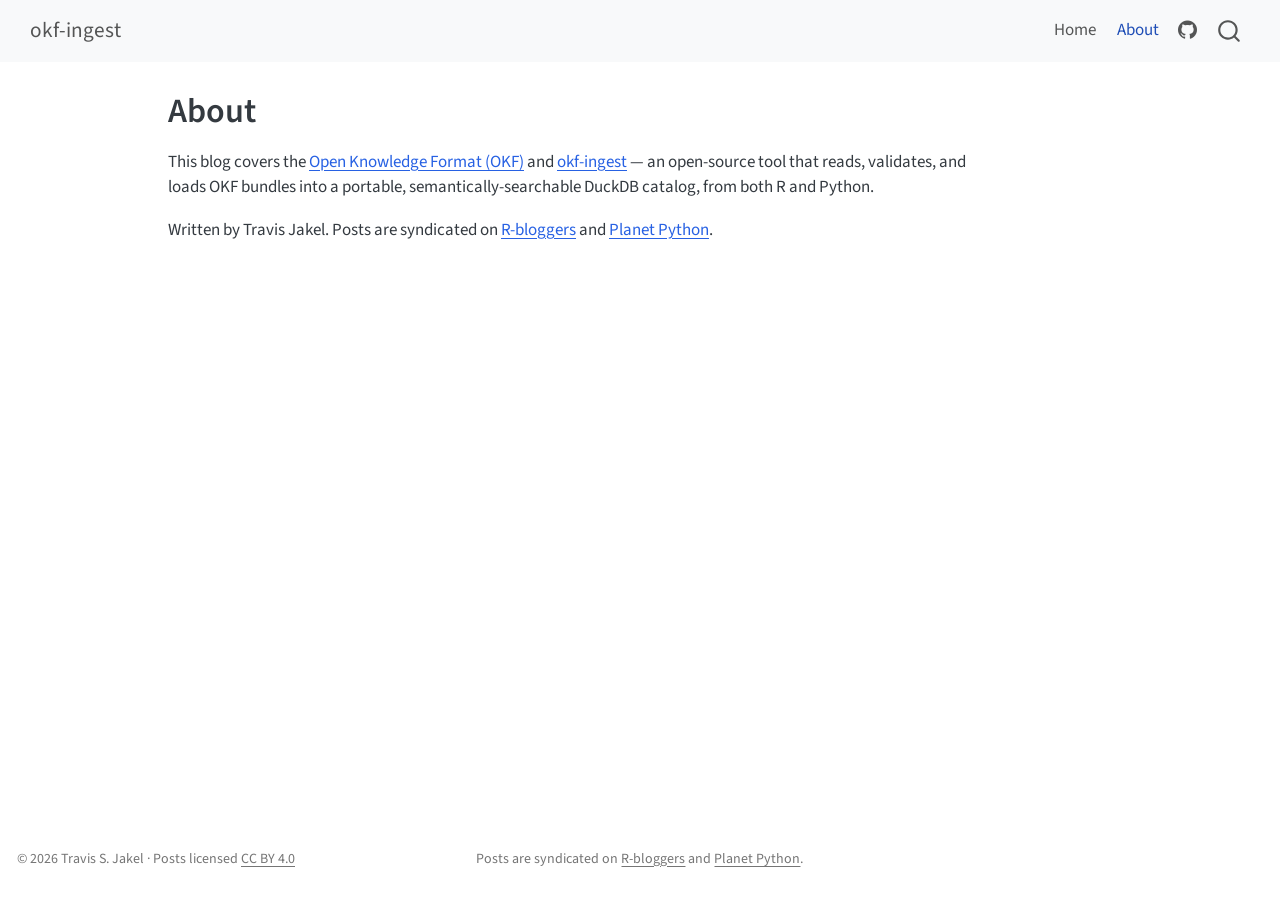
<file: about.html>
<!DOCTYPE html>
<html xmlns="http://www.w3.org/1999/xhtml" lang="en" xml:lang="en"><head>

<meta charset="utf-8">
<meta name="generator" content="quarto-1.10.19">

<meta name="viewport" content="width=device-width, initial-scale=1.0, user-scalable=yes">


<title>About – okf-ingest</title>
<style>
/* Default styles provided by pandoc.
** See https://pandoc.org/MANUAL.html#variables-for-html for config info.
*/
span.smallcaps{font-variant: small-caps;}
div.columns{display: flex; gap: 1.5em;}
div.column{flex: auto;}
@media screen {
div.columns{gap: min(4vw, 1.5em);}
div.column{overflow-x: auto;}
}
div.hanging-indent{margin-left: 1.5em; text-indent: -1.5em;}
ul.task-list{list-style: none;}
ul.task-list li input[type="checkbox"] {
  width: 0.8em;
  margin: 0 0.8em 0.2em -1em; /* quarto-specific, see https://github.com/quarto-dev/quarto-cli/issues/4556 */ 
  vertical-align: middle;
}
</style>


<script src="site_libs/quarto-nav/quarto-nav.js"></script>
<script src="site_libs/quarto-nav/headroom.min.js"></script>
<script src="site_libs/clipboard/clipboard.min.js"></script>
<script src="site_libs/quarto-search/autocomplete.umd.js"></script>
<script src="site_libs/quarto-search/fuse.min.js"></script>
<script src="site_libs/quarto-search/quarto-search.js"></script>
<meta name="quarto:offset" content="./">
<script src="site_libs/quarto-html/quarto.js" type="module"></script>
<script src="site_libs/quarto-html/tabsets/tabsets.js" type="module"></script>
<script src="site_libs/quarto-html/popper.min.js"></script>
<script src="site_libs/quarto-html/tippy.umd.min.js"></script>
<script src="site_libs/quarto-html/anchor.min.js"></script>
<link href="site_libs/quarto-html/tippy.css" rel="stylesheet">
<link href="site_libs/quarto-html/quarto-syntax-highlighting-bf27225e3a48a9273f3daa8f8e829971.css" rel="stylesheet" id="quarto-text-highlighting-styles">
<script src="site_libs/bootstrap/bootstrap.min.js"></script>
<link href="site_libs/bootstrap/bootstrap-icons.css" rel="stylesheet">
<link href="site_libs/bootstrap/bootstrap-4d06fa947daf8225b3e533bfbee2a99c.min.css" rel="stylesheet" append-hash="true" id="quarto-bootstrap" data-mode="light">
<script id="quarto-search-options" type="application/json">{
  "location": "navbar",
  "copy-button": false,
  "collapse-after": 3,
  "panel-placement": "end",
  "type": "overlay",
  "limit": 50,
  "keyboard-shortcut": [
    "f",
    "/",
    "s"
  ],
  "show-item-context": false,
  "language": {
    "search-no-results-text": "No results",
    "search-matching-documents-text": "matching documents",
    "search-copy-link-title": "Copy link to search",
    "search-hide-matches-text": "Hide additional matches",
    "search-more-match-text": "more match in this document",
    "search-more-matches-text": "more matches in this document",
    "search-clear-button-title": "Clear",
    "search-text-placeholder": "",
    "search-detached-cancel-button-title": "Cancel",
    "search-submit-button-title": "Submit",
    "search-label": "Search"
  }
}</script>


<link rel="stylesheet" href="styles.css">
</head>

<body class="nav-fixed quarto-light">

<div id="quarto-search-results"></div>
  <header id="quarto-header" class="headroom fixed-top">
    <nav class="navbar navbar-expand-lg " data-bs-theme="dark">
      <div class="navbar-container container-fluid">
      <div class="navbar-brand-container mx-auto">
    <a class="navbar-brand" href="./index.html">
    <span class="navbar-title">okf-ingest</span>
    </a>
  </div>
            <div id="quarto-search" class="" title="Search"></div>
          <button class="navbar-toggler" type="button" data-bs-toggle="collapse" data-bs-target="#navbarCollapse" aria-controls="navbarCollapse" role="menu" aria-expanded="false" aria-label="Toggle navigation" onclick="if (window.quartoToggleHeadroom) { window.quartoToggleHeadroom(); }">
  <span class="navbar-toggler-icon"></span>
</button>
          <div class="collapse navbar-collapse" id="navbarCollapse">
            <ul class="navbar-nav navbar-nav-scroll ms-auto">
  <li class="nav-item">
    <a class="nav-link" href="./index.html"> 
<span class="menu-text">Home</span></a>
  </li>  
  <li class="nav-item">
    <a class="nav-link active" href="./about.html" aria-current="page"> 
<span class="menu-text">About</span></a>
  </li>  
  <li class="nav-item compact">
    <a class="nav-link" href="https://github.com/travisjakel/okf-ingest"> <i class="bi bi-github" role="img">
</i> 
<span class="menu-text"></span></a>
  </li>  
</ul>
          </div> <!-- /navcollapse -->
            <div class="quarto-navbar-tools">
</div>
      </div> <!-- /container-fluid -->
    </nav>
</header>
<!-- content -->
<div id="quarto-content" class="quarto-container page-columns page-rows-contents page-layout-article page-navbar">
<!-- sidebar -->
<!-- margin-sidebar -->
    <div id="quarto-margin-sidebar" class="sidebar margin-sidebar zindex-bottom">
        
    </div>
<!-- main -->
<main class="content" id="quarto-document-content">

<header id="title-block-header" class="quarto-title-block default">
<div class="quarto-title">
<h1 class="title">About</h1>
</div>



<div class="quarto-title-meta">

    
  
    
  </div>
  


</header>


<p>This blog covers the <a href="https://github.com/GoogleCloudPlatform/knowledge-catalog">Open Knowledge Format (OKF)</a> and <strong><a href="https://github.com/travisjakel/okf-ingest">okf-ingest</a></strong> — an open-source tool that reads, validates, and loads OKF bundles into a portable, semantically-searchable DuckDB catalog, from both R and Python.</p>
<p>Written by Travis Jakel. Posts are syndicated on <a href="https://www.r-bloggers.com/">R-bloggers</a> and <a href="https://planetpython.org/">Planet Python</a>.</p>



</main> <!-- /main -->
<script id="quarto-html-after-body" type="application/javascript">
  window.document.addEventListener("DOMContentLoaded", function (event) {
    const icon = "";
    const anchorJS = new window.AnchorJS();
    anchorJS.options = {
      placement: 'right',
      icon: icon
    };
    anchorJS.add('.anchored');
    const isCodeAnnotation = (el) => {
      for (const clz of el.classList) {
        if (clz.startsWith('code-annotation-')) {                     
          return true;
        }
      }
      return false;
    }
    const onCopySuccess = function(e) {
      // button target
      const button = e.trigger;
      // don't keep focus
      button.blur();
      // flash "checked"
      button.classList.add('code-copy-button-checked');
      var currentTitle = button.getAttribute("title");
      button.setAttribute("title", "Copied!");
      let tooltip;
      if (window.bootstrap) {
        button.setAttribute("data-bs-toggle", "tooltip");
        button.setAttribute("data-bs-placement", "left");
        button.setAttribute("data-bs-title", "Copied!");
        tooltip = new bootstrap.Tooltip(button, 
          { trigger: "manual", 
            customClass: "code-copy-button-tooltip",
            offset: [0, -8]});
        tooltip.show();    
      }
      setTimeout(function() {
        if (tooltip) {
          tooltip.hide();
          button.removeAttribute("data-bs-title");
          button.removeAttribute("data-bs-toggle");
          button.removeAttribute("data-bs-placement");
        }
        button.setAttribute("title", currentTitle);
        button.classList.remove('code-copy-button-checked');
      }, 1000);
      // clear code selection
      e.clearSelection();
    }
    const getTextToCopy = function(trigger) {
      const outerScaffold = trigger.parentElement.cloneNode(true);
      const codeEl = outerScaffold.querySelector('code');
      for (const childEl of codeEl.children) {
        if (isCodeAnnotation(childEl)) {
          childEl.remove();
        }
      }
      return codeEl.innerText;
    }
    const clipboard = new window.ClipboardJS('.code-copy-button:not([data-in-quarto-modal])', {
      text: getTextToCopy
    });
    clipboard.on('success', onCopySuccess);
    if (window.document.getElementById('quarto-embedded-source-code-modal')) {
      const clipboardModal = new window.ClipboardJS('.code-copy-button[data-in-quarto-modal]', {
        text: getTextToCopy,
        container: window.document.getElementById('quarto-embedded-source-code-modal')
      });
      clipboardModal.on('success', onCopySuccess);
    }
      var localhostRegex = new RegExp(/^(?:http|https):\/\/localhost\:?[0-9]*\//);
      var mailtoRegex = new RegExp(/^mailto:/);
        var filterRegex = new RegExp("https:\/\/travisjakel\.github\.io\/okf-blog");
      var isInternal = (href) => {
          return filterRegex.test(href) || localhostRegex.test(href) || mailtoRegex.test(href);
      }
      // Inspect non-navigation links and adorn them if external
     var links = window.document.querySelectorAll('a[href]:not(.nav-link):not(.navbar-brand):not(.toc-action):not(.sidebar-link):not(.sidebar-item-toggle):not(.pagination-link):not(.no-external):not([aria-hidden]):not(.dropdown-item):not(.quarto-navigation-tool):not(.about-link)');
      for (var i=0; i<links.length; i++) {
        const link = links[i];
        if (!isInternal(link.href)) {
          // undo the damage that might have been done by quarto-nav.js in the case of
          // links that we want to consider external
          if (link.dataset.originalHref !== undefined) {
            link.href = link.dataset.originalHref;
          }
        }
      }
    function tippyHover(el, contentFn, onTriggerFn, onUntriggerFn) {
      const config = {
        allowHTML: true,
        maxWidth: 500,
        delay: 100,
        arrow: false,
        appendTo: function(el) {
            return el.parentElement;
        },
        interactive: true,
        interactiveBorder: 10,
        theme: 'quarto',
        placement: 'bottom-start',
      };
      if (contentFn) {
        config.content = contentFn;
      }
      if (onTriggerFn) {
        config.onTrigger = onTriggerFn;
      }
      if (onUntriggerFn) {
        config.onUntrigger = onUntriggerFn;
      }
      window.tippy(el, config); 
    }
    const noterefs = window.document.querySelectorAll('a[role="doc-noteref"]');
    for (var i=0; i<noterefs.length; i++) {
      const ref = noterefs[i];
      tippyHover(ref, function() {
        // use id or data attribute instead here
        let href = ref.getAttribute('data-footnote-href') || ref.getAttribute('href');
        try { href = new URL(href).hash; } catch {}
        const id = href.replace(/^#\/?/, "");
        const note = window.document.getElementById(id);
        if (note) {
          return note.innerHTML;
        } else {
          return "";
        }
      });
    }
    const xrefs = window.document.querySelectorAll('a.quarto-xref');
    const processXRef = (id, note) => {
      // Strip column container classes
      const stripColumnClz = (el) => {
        el.classList.remove("page-full", "page-columns");
        if (el.children) {
          for (const child of el.children) {
            stripColumnClz(child);
          }
        }
      }
      stripColumnClz(note)
      if (id === null || id.startsWith('sec-')) {
        // Special case sections, only their first couple elements
        const container = document.createElement("div");
        if (note.children && note.children.length > 2) {
          container.appendChild(note.children[0].cloneNode(true));
          for (let i = 1; i < note.children.length; i++) {
            const child = note.children[i];
            if (child.tagName === "P" && child.innerText === "") {
              continue;
            } else {
              container.appendChild(child.cloneNode(true));
              break;
            }
          }
          if (window.Quarto?.typesetMath) {
            window.Quarto.typesetMath(container);
          }
          return container.innerHTML
        } else {
          if (window.Quarto?.typesetMath) {
            window.Quarto.typesetMath(note);
          }
          return note.innerHTML;
        }
      } else {
        // Remove any anchor links if they are present
        const anchorLink = note.querySelector('a.anchorjs-link');
        if (anchorLink) {
          anchorLink.remove();
        }
        if (window.Quarto?.typesetMath) {
          window.Quarto.typesetMath(note);
        }
        if (note.classList.contains("callout")) {
          return note.outerHTML;
        } else {
          return note.innerHTML;
        }
      }
    }
    for (var i=0; i<xrefs.length; i++) {
      const xref = xrefs[i];
      tippyHover(xref, undefined, function(instance) {
        instance.disable();
        let url = xref.getAttribute('href');
        let hash = undefined; 
        if (url.startsWith('#')) {
          hash = url;
        } else {
          try { hash = new URL(url).hash; } catch {}
        }
        if (hash) {
          const id = hash.replace(/^#\/?/, "");
          const note = window.document.getElementById(id);
          if (note !== null) {
            try {
              const html = processXRef(id, note.cloneNode(true));
              instance.setContent(html);
            } finally {
              instance.enable();
              instance.show();
            }
          } else {
            // See if we can fetch this
            fetch(url.split('#')[0])
            .then(res => res.text())
            .then(html => {
              const parser = new DOMParser();
              const htmlDoc = parser.parseFromString(html, "text/html");
              const note = htmlDoc.getElementById(id);
              if (note !== null) {
                const html = processXRef(id, note);
                instance.setContent(html);
              } 
            }).finally(() => {
              instance.enable();
              instance.show();
            });
          }
        } else {
          // See if we can fetch a full url (with no hash to target)
          // This is a special case and we should probably do some content thinning / targeting
          fetch(url)
          .then(res => res.text())
          .then(html => {
            const parser = new DOMParser();
            const htmlDoc = parser.parseFromString(html, "text/html");
            const note = htmlDoc.querySelector('main.content');
            if (note !== null) {
              // This should only happen for chapter cross references
              // (since there is no id in the URL)
              // remove the first header
              if (note.children.length > 0 && note.children[0].tagName === "HEADER") {
                note.children[0].remove();
              }
              const html = processXRef(null, note);
              instance.setContent(html);
            } 
          }).finally(() => {
            instance.enable();
            instance.show();
          });
        }
      }, function(instance) {
      });
    }
        let selectedAnnoteEl;
        const selectorForAnnotation = ( cell, annotation) => {
          let cellAttr = 'data-code-cell="' + cell + '"';
          let lineAttr = 'data-code-annotation="' +  annotation + '"';
          const selector = 'span[' + cellAttr + '][' + lineAttr + ']';
          return selector;
        }
        const selectCodeLines = (annoteEl) => {
          const doc = window.document;
          const targetCell = annoteEl.getAttribute("data-target-cell");
          const targetAnnotation = annoteEl.getAttribute("data-target-annotation");
          const annoteSpan = window.document.querySelector(selectorForAnnotation(targetCell, targetAnnotation));
          const lines = annoteSpan.getAttribute("data-code-lines").split(",");
          const lineIds = lines.map((line) => {
            return targetCell + "-" + line;
          })
          let top = null;
          let height = null;
          let parent = null;
          if (lineIds.length > 0) {
              //compute the position of the single el (top and bottom and make a div)
              const el = window.document.getElementById(lineIds[0]);
              top = el.offsetTop;
              height = el.offsetHeight;
              parent = el.parentElement.parentElement;
            if (lineIds.length > 1) {
              const lastEl = window.document.getElementById(lineIds[lineIds.length - 1]);
              const bottom = lastEl.offsetTop + lastEl.offsetHeight;
              height = bottom - top;
            }
            if (top !== null && height !== null && parent !== null) {
              // cook up a div (if necessary) and position it 
              let div = window.document.getElementById("code-annotation-line-highlight");
              if (div === null) {
                div = window.document.createElement("div");
                div.setAttribute("id", "code-annotation-line-highlight");
                div.style.position = 'absolute';
                parent.appendChild(div);
              }
              div.style.top = top - 2 + "px";
              div.style.height = height + 4 + "px";
              div.style.left = 0;
              let gutterDiv = window.document.getElementById("code-annotation-line-highlight-gutter");
              if (gutterDiv === null) {
                gutterDiv = window.document.createElement("div");
                gutterDiv.setAttribute("id", "code-annotation-line-highlight-gutter");
                gutterDiv.style.position = 'absolute';
                const codeCell = window.document.getElementById(targetCell);
                const gutter = codeCell.querySelector('.code-annotation-gutter');
                gutter.appendChild(gutterDiv);
              }
              gutterDiv.style.top = top - 2 + "px";
              gutterDiv.style.height = height + 4 + "px";
            }
            selectedAnnoteEl = annoteEl;
          }
        };
        const unselectCodeLines = () => {
          const elementsIds = ["code-annotation-line-highlight", "code-annotation-line-highlight-gutter"];
          elementsIds.forEach((elId) => {
            const div = window.document.getElementById(elId);
            if (div) {
              div.remove();
            }
          });
          selectedAnnoteEl = undefined;
        };
          // Handle positioning of the toggle
      window.addEventListener(
        "resize",
        throttle(() => {
          elRect = undefined;
          if (selectedAnnoteEl) {
            selectCodeLines(selectedAnnoteEl);
          }
        }, 10)
      );
      function throttle(fn, ms) {
      let throttle = false;
      let timer;
        return (...args) => {
          if(!throttle) { // first call gets through
              fn.apply(this, args);
              throttle = true;
          } else { // all the others get throttled
              if(timer) clearTimeout(timer); // cancel #2
              timer = setTimeout(() => {
                fn.apply(this, args);
                timer = throttle = false;
              }, ms);
          }
        };
      }
        // Attach click handler to the DT
        const annoteDls = window.document.querySelectorAll('dt[data-target-cell]');
        for (const annoteDlNode of annoteDls) {
          annoteDlNode.addEventListener('click', (event) => {
            const clickedEl = event.target;
            if (clickedEl !== selectedAnnoteEl) {
              unselectCodeLines();
              const activeEl = window.document.querySelector('dt[data-target-cell].code-annotation-active');
              if (activeEl) {
                activeEl.classList.remove('code-annotation-active');
              }
              selectCodeLines(clickedEl);
              clickedEl.classList.add('code-annotation-active');
            } else {
              // Unselect the line
              unselectCodeLines();
              clickedEl.classList.remove('code-annotation-active');
            }
          });
        }
    const findCites = (el) => {
      const parentEl = el.parentElement;
      if (parentEl) {
        const cites = parentEl.dataset.cites;
        if (cites) {
          return {
            el,
            cites: cites.split(' ')
          };
        } else {
          return findCites(el.parentElement)
        }
      } else {
        return undefined;
      }
    };
    var bibliorefs = window.document.querySelectorAll('a[role="doc-biblioref"]');
    for (var i=0; i<bibliorefs.length; i++) {
      const ref = bibliorefs[i];
      const citeInfo = findCites(ref);
      if (citeInfo) {
        tippyHover(citeInfo.el, function() {
          var popup = window.document.createElement('div');
          citeInfo.cites.forEach(function(cite) {
            var citeDiv = window.document.createElement('div');
            citeDiv.classList.add('hanging-indent');
            citeDiv.classList.add('csl-entry');
            var biblioDiv = window.document.getElementById('ref-' + cite);
            if (biblioDiv) {
              citeDiv.innerHTML = biblioDiv.innerHTML;
            }
            popup.appendChild(citeDiv);
          });
          return popup.innerHTML;
        });
      }
    }
  });
  </script>
</div> <!-- /content -->
<footer class="footer">
  <div class="nav-footer">
    <div class="nav-footer-left">
<p>© 2026 Travis S. Jakel · Posts licensed <a href="https://creativecommons.org/licenses/by/4.0/">CC BY 4.0</a></p>
</div>   
    <div class="nav-footer-center">
<p>Posts are syndicated on <a href="https://www.r-bloggers.com/">R-bloggers</a> and <a href="https://planetpython.org/">Planet Python</a>.</p>
</div>
    <div class="nav-footer-right">
      &nbsp;
    </div>
  </div>
</footer>




</body></html>
</file>
<file: site_libs/quarto-html/tippy.css>
.tippy-box[data-animation=fade][data-state=hidden]{opacity:0}[data-tippy-root]{max-width:calc(100vw - 10px)}.tippy-box{position:relative;background-color:#333;color:#fff;border-radius:4px;font-size:14px;line-height:1.4;white-space:normal;outline:0;transition-property:transform,visibility,opacity}.tippy-box[data-placement^=top]>.tippy-arrow{bottom:0}.tippy-box[data-placement^=top]>.tippy-arrow:before{bottom:-7px;left:0;border-width:8px 8px 0;border-top-color:initial;transform-origin:center top}.tippy-box[data-placement^=bottom]>.tippy-arrow{top:0}.tippy-box[data-placement^=bottom]>.tippy-arrow:before{top:-7px;left:0;border-width:0 8px 8px;border-bottom-color:initial;transform-origin:center bottom}.tippy-box[data-placement^=left]>.tippy-arrow{right:0}.tippy-box[data-placement^=left]>.tippy-arrow:before{border-width:8px 0 8px 8px;border-left-color:initial;right:-7px;transform-origin:center left}.tippy-box[data-placement^=right]>.tippy-arrow{left:0}.tippy-box[data-placement^=right]>.tippy-arrow:before{left:-7px;border-width:8px 8px 8px 0;border-right-color:initial;transform-origin:center right}.tippy-box[data-inertia][data-state=visible]{transition-timing-function:cubic-bezier(.54,1.5,.38,1.11)}.tippy-arrow{width:16px;height:16px;color:#333}.tippy-arrow:before{content:"";position:absolute;border-color:transparent;border-style:solid}.tippy-content{position:relative;padding:5px 9px;z-index:1}
</file>
<file: site_libs/quarto-html/quarto-syntax-highlighting-bf27225e3a48a9273f3daa8f8e829971.css>
/* quarto syntax highlight colors */
:root {
  --quarto-hl-ot-color: #003B4F;
  --quarto-hl-at-color: #657422;
  --quarto-hl-ss-color: #20794D;
  --quarto-hl-an-color: #5E5E5E;
  --quarto-hl-fu-color: #4758AB;
  --quarto-hl-st-color: #20794D;
  --quarto-hl-cf-color: #003B4F;
  --quarto-hl-op-color: #5E5E5E;
  --quarto-hl-er-color: #AD0000;
  --quarto-hl-bn-color: #AD0000;
  --quarto-hl-al-color: #AD0000;
  --quarto-hl-va-color: #111111;
  --quarto-hl-bu-color: inherit;
  --quarto-hl-ex-color: inherit;
  --quarto-hl-pp-color: #AD0000;
  --quarto-hl-in-color: #5E5E5E;
  --quarto-hl-vs-color: #20794D;
  --quarto-hl-wa-color: #5E5E5E;
  --quarto-hl-do-color: #5E5E5E;
  --quarto-hl-im-color: #00769E;
  --quarto-hl-ch-color: #20794D;
  --quarto-hl-dt-color: #AD0000;
  --quarto-hl-fl-color: #AD0000;
  --quarto-hl-co-color: #5E5E5E;
  --quarto-hl-cv-color: #5E5E5E;
  --quarto-hl-cn-color: #8f5902;
  --quarto-hl-sc-color: #5E5E5E;
  --quarto-hl-dv-color: #AD0000;
  --quarto-hl-kw-color: #003B4F;
}

/* other quarto variables */
:root {
  --quarto-font-monospace: SFMono-Regular, Menlo, Monaco, Consolas, "Liberation Mono", "Courier New", monospace;
}

/* syntax highlight based on Pandoc's rules */
pre > code.sourceCode > span {
  color: #003B4F;
}

code.sourceCode > span {
  color: #003B4F;
}

div.sourceCode,
div.sourceCode pre.sourceCode {
  color: #003B4F;
}

/* Normal */
code span {
  color: #003B4F;
}

/* Alert */
code span.al {
  color: #AD0000;
  font-style: inherit;
}

/* Annotation */
code span.an {
  color: #5E5E5E;
  font-style: inherit;
}

/* Attribute */
code span.at {
  color: #657422;
  font-style: inherit;
}

/* BaseN */
code span.bn {
  color: #AD0000;
  font-style: inherit;
}

/* BuiltIn */
code span.bu {
  font-style: inherit;
}

/* ControlFlow */
code span.cf {
  color: #003B4F;
  font-weight: bold;
  font-style: inherit;
}

/* Char */
code span.ch {
  color: #20794D;
  font-style: inherit;
}

/* Constant */
code span.cn {
  color: #8f5902;
  font-style: inherit;
}

/* Comment */
code span.co {
  color: #5E5E5E;
  font-style: inherit;
}

/* CommentVar */
code span.cv {
  color: #5E5E5E;
  font-style: italic;
}

/* Documentation */
code span.do {
  color: #5E5E5E;
  font-style: italic;
}

/* DataType */
code span.dt {
  color: #AD0000;
  font-style: inherit;
}

/* DecVal */
code span.dv {
  color: #AD0000;
  font-style: inherit;
}

/* Error */
code span.er {
  color: #AD0000;
  font-style: inherit;
}

/* Extension */
code span.ex {
  font-style: inherit;
}

/* Float */
code span.fl {
  color: #AD0000;
  font-style: inherit;
}

/* Function */
code span.fu {
  color: #4758AB;
  font-style: inherit;
}

/* Import */
code span.im {
  color: #00769E;
  font-style: inherit;
}

/* Information */
code span.in {
  color: #5E5E5E;
  font-style: inherit;
}

/* Keyword */
code span.kw {
  color: #003B4F;
  font-weight: bold;
  font-style: inherit;
}

/* Operator */
code span.op {
  color: #5E5E5E;
  font-style: inherit;
}

/* Other */
code span.ot {
  color: #003B4F;
  font-style: inherit;
}

/* Preprocessor */
code span.pp {
  color: #AD0000;
  font-style: inherit;
}

/* SpecialChar */
code span.sc {
  color: #5E5E5E;
  font-style: inherit;
}

/* SpecialString */
code span.ss {
  color: #20794D;
  font-style: inherit;
}

/* String */
code span.st {
  color: #20794D;
  font-style: inherit;
}

/* Variable */
code span.va {
  color: #111111;
  font-style: inherit;
}

/* VerbatimString */
code span.vs {
  color: #20794D;
  font-style: inherit;
}

/* Warning */
code span.wa {
  color: #5E5E5E;
  font-style: italic;
}

.prevent-inlining {
  content: "</";
}

/*# sourceMappingURL=8be38f48d34c45af72792cbd699585e7.css.map */
</file>
<file: styles.css>
/* Light touch over the cosmo theme. */
.quarto-title-block .description { font-size: 1.05rem; color: #555; }
pre.sourceCode { border-radius: 8px; }
table { font-size: 0.92rem; }
blockquote { border-left: 3px solid #2f81f7; color: #444; }
</file>
